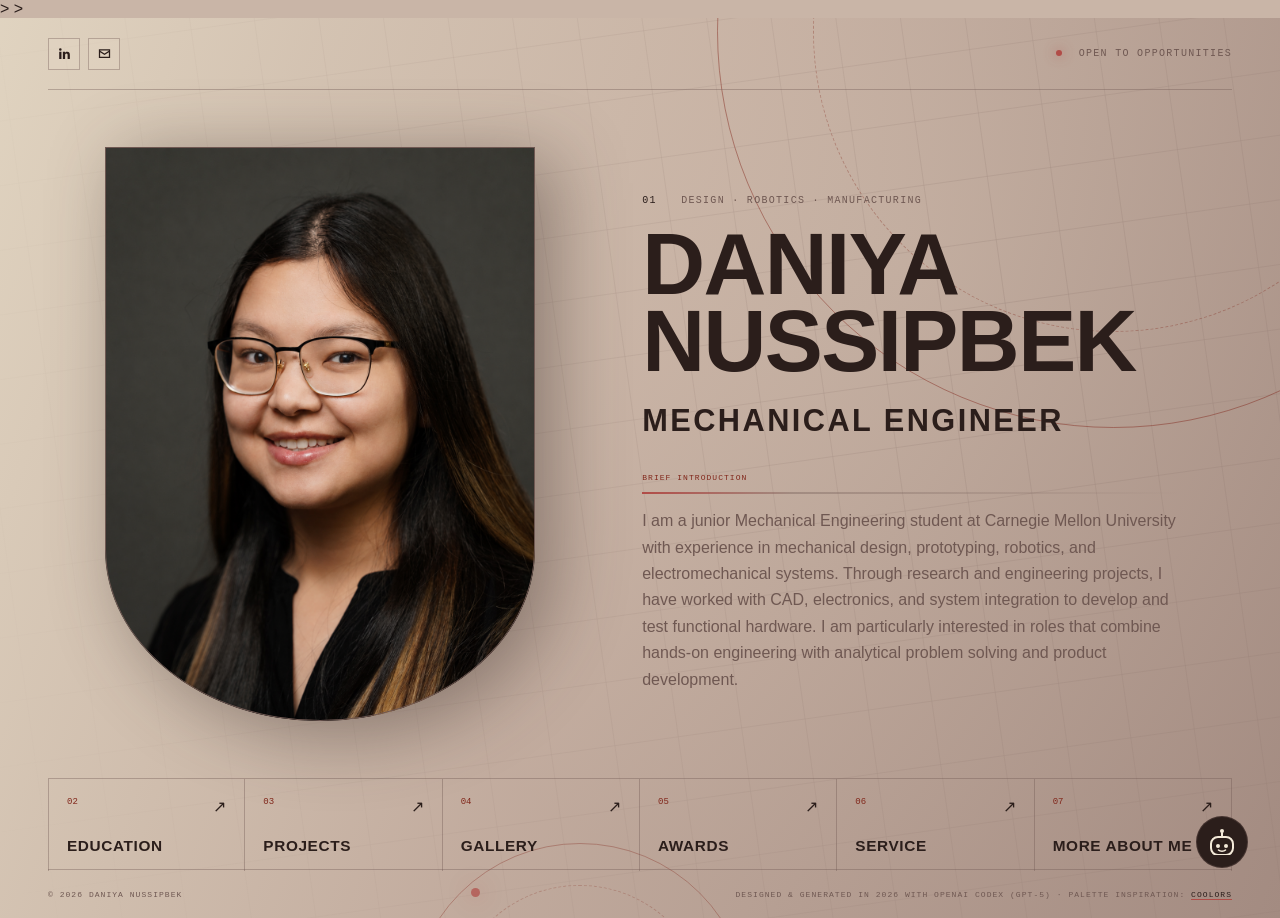
<file: index.html>
<!doctype html>
<html lang="en">
<head> <!-- behind scenes setup-->>
  <meta charset="utf-8">
  <meta name="viewport" content="width=device-width, initial-scale=1">
  <meta name="description" content="Mechanical engineering portfolio of Daniya Nussipbek.">
  <title>Daniya Nussipbek | Mechanical Engineer</title> <!-- webpage title-->>
  <style>
    :root {
      --ink: #2b1e1b;
      --muted: #6f5852;
      --dim: #81271b;
      --line: rgba(111, 88, 82, 0.38);
      --accent: #b14c47;
      --accent-deep: #81271b;
      --background: #c9b5a7;
      --frame-line: #6f5852;
    }

    * { box-sizing: border-box; }
    html { scroll-behavior: smooth; }
    body {
      margin: 0;
      overflow: hidden;
      background: var(--background);
      color: var(--ink);
      font-family: Inter, "Helvetica Neue", Arial, sans-serif;
    }
    a { color: inherit; text-decoration: none; }

    .site-shell {
      height: 100svh;
      position: relative;
      isolation: isolate;
      overflow: hidden;
      display: grid;
      grid-template-rows: 72px minmax(0, 1fr) 92px 48px;
      background:
        linear-gradient(110deg, rgba(228,216,196,.94), rgba(200,178,164,.84) 48%, rgba(163,139,129,.90)),
        radial-gradient(circle at 72% 28%, #e4d8c4, #a38b81 58%);
    }

    .ambient-grid {
      position: absolute;
      z-index: -3;
      inset: -55%;
      opacity: .38;
      background-image:
        linear-gradient(var(--line) 1px, transparent 1px),
        linear-gradient(90deg, var(--line) 1px, transparent 1px);
      background-size: 64px 64px;
      transform: rotate(-8deg);
      animation: drift-grid 24s linear infinite;
      mask-image: radial-gradient(circle at 64% 45%, black, transparent 58%);
    }

    .orbital {
      position: absolute;
      z-index: -2;
      border: 1px solid rgba(129,39,27,.46);
      border-radius: 50%;
      pointer-events: none;
    }
    .orbital::before,
    .orbital::after {
      content: "";
      position: absolute;
      border-radius: 50%;
    }
    .orbital::before {
      inset: 12%;
      border: 1px dashed rgba(129,39,27,.32);
    }
    .orbital::after {
      width: 9px;
      height: 9px;
      top: 13%;
      left: 18%;
      background: var(--accent);
      box-shadow: 0 0 24px rgba(177,76,71,.9);
    }
    .orbital-one {
      width: min(62vw, 840px);
      aspect-ratio: 1;
      right: -18vw;
      top: -30vw;
      animation: orbit 32s linear infinite;
    }
    .orbital-two {
      width: 340px;
      aspect-ratio: 1;
      left: 32%;
      bottom: -265px;
      opacity: .72;
      animation: orbit-reverse 25s linear infinite;
    }

    .topbar,
    .hero,
    .section-nav,
    .site-footer {
      width: min(1420px, calc(100% - 96px));
      margin-inline: auto;
    }

    .topbar {
      height: 72px;
      display: flex;
      align-items: center;
      justify-content: space-between;
      gap: 18px;
      border-bottom: 1px solid var(--line);
    }
    .contact-links {
      display: flex;
      align-items: center;
      gap: 8px;
    }
    .contact-link {
      display: inline-flex;
      align-items: center;
      justify-content: center;
      width: 32px;
      height: 32px;
      padding: 0;
      border: 1px solid var(--line);
      color: var(--ink);
      background: rgba(228,216,196,.28);
      transition: color .2s ease, background .2s ease, border-color .2s ease;
    }
    .contact-link svg {
      width: 15px;
      height: 15px;
      fill: currentColor;
    }
    .contact-link:hover,
    .contact-link:focus-visible {
      color: var(--cream);
      background: var(--ink);
      border-color: var(--ink);
      outline: none;
    }
    .status {
      color: var(--muted);
      font: 10px ui-monospace, SFMono-Regular, Menlo, Consolas, monospace;
      text-transform: uppercase;
      letter-spacing: .13em;
    }
    .status i {
      display: inline-block;
      width: 6px;
      height: 6px;
      margin-right: 9px;
      border-radius: 50%;
      background: var(--accent);
      box-shadow: 0 0 12px rgba(177,76,71,.8);
    }

    .hero {
      min-height: 0;
      height: 100%;
      display: grid;
      grid-template-columns: minmax(360px, .9fr) minmax(500px, 1.1fr);
      align-items: end;
      gap: clamp(50px, 8vw, 140px);
      padding: 28px 4vw;
    }

    .portrait-column {
      align-self: stretch;
      display: flex;
      align-items: center;
      justify-content: center;
    }
    .portrait-frame {
      position: relative;
      width: min(100%, 430px, calc((100svh - 268px) * .75));
      aspect-ratio: 1086 / 1448;
    }
    .portrait-cutout {
      position: absolute;
      inset: 0;
      overflow: hidden;
      border-radius: 0 0 50% 50% / 0 0 30% 30%;
      background:
        radial-gradient(ellipse at 50% 35%, #a38b81 0 20%, transparent 20.5%),
        radial-gradient(ellipse at 50% 104%, #6f5852 0 48%, transparent 48.5%);
      filter: drop-shadow(18px 12px 36px rgba(43,30,27,.40));
    }
    .portrait-cutout::after {
      content: "";
      position: absolute;
      z-index: 3;
      inset: 0;
      pointer-events: none;
      border: 1px solid var(--frame-line);
      border-radius: inherit;
    }
    .portrait-cutout img {
      position: absolute;
      z-index: 2;
      inset: 0;
      width: 100%;
      height: 100%;
      object-fit: contain;
      object-position: center top;
    }
    .portrait-placeholder {
      position: absolute;
      z-index: 1;
      left: 50%;
      top: 50%;
      width: 210px;
      transform: translate(-50%, -30%);
      text-align: center;
      color: #e4d8c4;
    }
    .portrait-placeholder strong {
      display: block;
      margin: 12px 0 9px;
      font-family: "Arial Narrow", "Roboto Condensed", Arial, sans-serif;
      font-size: 25px;
      line-height: .95;
      text-transform: uppercase;
    }
    .portrait-placeholder small { font-size: 10px; color: #e4d8c4; opacity: .76; }
    .placeholder-code,
    .eyebrow,
    .intro-label,
    .site-footer {
      font-family: ui-monospace, SFMono-Regular, Menlo, Consolas, monospace;
      text-transform: uppercase;
      letter-spacing: .13em;
    }
    .placeholder-code { color: #e4d8c4; font-size: 9px; }
    .hero-copy { align-self: center; padding-top: 20px; }
    .eyebrow { margin: 0 0 20px; color: var(--muted); font-size: 10px; }
    .eyebrow span { color: var(--ink); margin-right: 17px; }
    h1 {
      margin: 0;
      font-family: "Arial Narrow", "Roboto Condensed", Impact, sans-serif;
      font-size: clamp(66px, 6.8vw, 108px);
      font-weight: 700;
      line-height: .88;
      letter-spacing: -.018em;
      text-transform: uppercase;
    }
    .role {
      margin: 24px 0 0;
      color: var(--ink);
      font-family: "Arial Narrow", "Roboto Condensed", Arial, sans-serif;
      font-size: clamp(24px, 2.4vw, 38px);
      font-weight: 600;
      letter-spacing: .08em;
      text-transform: uppercase;
    }
    .intro-block { margin-top: 34px; max-width: 600px; }
    .intro-label { display: block; margin-bottom: 10px; color: var(--dim); font-size: 8px; }
    .intro-line { height: 2px; background: linear-gradient(90deg, var(--accent), var(--line) 28%, transparent); }
    .intro-placeholder {
      margin: 14px 0 0;
      color: var(--muted);
      font-family: "Avenir Next", Avenir, "Helvetica Neue", Arial, sans-serif;
      font-size: 16px;
      font-weight: 500;
      line-height: 1.65;
      letter-spacing: 0;
    }

    .section-nav {
      display: grid;
      grid-template-columns: repeat(6, 1fr);
      border-top: 1px solid var(--line);
      border-bottom: 1px solid var(--line);
    }
    .section-link {
      min-height: 0;
      height: 92px;
      padding: 18px 18px 16px;
      display: grid;
      grid-template-columns: 1fr auto;
      grid-template-rows: auto 1fr;
      border-right: 1px solid var(--line);
      transition: background .25s ease, color .25s ease;
    }
    .section-link:first-child { border-left: 1px solid var(--line); }
    .section-link:hover,
    .section-link:focus-visible {
      background: var(--ink);
      color: #e4d8c4;
      outline: none;
    }
    .section-link:hover .section-index,
    .section-link:focus-visible .section-index { color: #e4d8c4; }
    .section-index { color: var(--dim); font: 9px ui-monospace, SFMono-Regular, Menlo, monospace; }
    .section-arrow { font-size: 16px; }
    .section-label {
      align-self: end;
      font-family: "Arial Narrow", "Roboto Condensed", Arial, sans-serif;
      font-size: clamp(14px, 1.2vw, 18px);
      font-weight: 700;
      text-transform: uppercase;
      letter-spacing: .04em;
    }

    .site-footer {
      min-height: 0;
      height: 48px;
      display: flex;
      align-items: center;
      justify-content: space-between;
      gap: 24px;
      color: var(--muted);
      font-size: 8px;
    }
    .site-footer a { color: var(--ink); border-bottom: 1px solid var(--accent); }

    @keyframes drift-grid { to { transform: rotate(-8deg) translate3d(64px,64px,0); } }
    @keyframes orbit { to { transform: rotate(360deg); } }
    @keyframes orbit-reverse { to { transform: rotate(-360deg); } }

    @media (min-width: 701px) and (max-height: 760px) {
      body {
        overflow-x: hidden;
        overflow-y: auto;
      }
      .site-shell {
        height: auto;
        min-height: 100svh;
        grid-template-rows: 72px auto 92px 48px;
      }
      .hero {
        height: auto;
        min-height: 560px;
      }
      .portrait-frame {
        width: min(100%, 430px);
      }
    }

    @media (max-width: 1020px) {
      .topbar, .hero, .section-nav, .site-footer { width: min(100% - 48px, 900px); }
      .hero { grid-template-columns: .85fr 1.15fr; gap: 36px; padding-inline: 0; }
      h1 { font-size: clamp(54px, 7.7vw, 78px); }
    }

    @media (max-width: 700px) {
      body { overflow: auto; }
      .site-shell { height: auto; min-height: 100svh; display: block; }
      .topbar, .hero, .section-nav, .site-footer { width: calc(100% - 36px); }
      .topbar { height: 76px; }
      .contact-link { width: 30px; height: 30px; }
      .status { font-size: 8px; letter-spacing: .08em; }
      .hero { min-height: 0; grid-template-columns: 1fr; gap: 38px; padding: 42px 0 46px; }
      .hero-copy { grid-row: 1; }
      h1 { font-size: clamp(52px, 16.5vw, 80px); }
      .role { margin-top: 22px; }
      .intro-block { margin-top: 30px; }
      .portrait-column { grid-row: 2; }
      .portrait-frame { width: min(100%, 430px); margin-inline: auto; }
      .section-nav { grid-template-columns: repeat(2, 1fr); }
      .section-link { min-height: 106px; height: auto; }
      .section-link:nth-child(3) { border-right: 1px solid var(--line); }
      .section-link:nth-child(even) { border-right: 0; }
      .site-footer { padding: 24px 0; flex-direction: column; align-items: flex-start; }
    }

    @media (prefers-reduced-motion: reduce) {
      .ambient-grid, .orbital { animation: none; }
      html { scroll-behavior: auto; }
    }
  </style>
  <link rel="stylesheet" href="chatbot.css?v=6">
</head>
<body>
  <main class="site-shell">
    <div class="ambient-grid" aria-hidden="true"></div>
    <div class="orbital orbital-one" aria-hidden="true"></div>
    <div class="orbital orbital-two" aria-hidden="true"></div>

    <header class="topbar">
      <nav class="contact-links" aria-label="Contact links">
        <a class="contact-link" href="https://www.linkedin.com/in/ns-daniya/" target="_blank" rel="noreferrer" aria-label="LinkedIn profile" title="LinkedIn">
          <svg viewBox="0 0 24 24" aria-hidden="true"><path d="M5.34 3.6a2.07 2.07 0 1 1 0 4.14 2.07 2.07 0 0 1 0-4.14ZM3.55 9.31h3.58V20.8H3.55V9.31Zm5.82 0h3.43v1.57h.05c.48-.91 1.65-1.87 3.4-1.87 3.63 0 4.3 2.39 4.3 5.5v6.29h-3.57v-5.57c0-1.33-.03-3.04-1.86-3.04-1.86 0-2.14 1.45-2.14 2.94v5.67H9.37V9.31Z"/></svg>
        </a>
        <a class="contact-link" href="mailto:ns.daniya@gmail.com" aria-label="Email ns.daniya@gmail.com" title="Email">
          <svg viewBox="0 0 24 24" aria-hidden="true"><path d="M3 5h18v14H3V5Zm2 2v.48l7 4.5 7-4.5V7H5Zm14 10V9.85l-7 4.5-7-4.5V17h14Z"/></svg>
        </a>
      </nav>
      <span class="status"><i></i> Open to opportunities</span>
    </header>

    <section class="hero" aria-labelledby="hero-title">
      <div class="portrait-column">
        <div class="portrait-frame">
          <div class="portrait-cutout">
            <div class="portrait-placeholder">
              <span class="placeholder-code">IMG_01</span>
              <strong>Your cut-out<br>headshot</strong>
              <small>Save your image as Headshot.png</small>
            </div>
            <img src="images/Headshot.png" alt="Portrait of Daniya Nussipbek" onerror="this.style.display='none'">
          </div>
        </div>
      </div>

      <div class="hero-copy">
        <p class="eyebrow"><span>01</span> Design · Robotics · Manufacturing</p>
        <h1 id="hero-title">Daniya<br>Nussipbek</h1>
        <p class="role">Mechanical Engineer</p>
        <div class="intro-block">
          <span class="intro-label">Brief introduction</span>
          <div class="intro-line" aria-hidden="true"></div>
          <p class="intro-placeholder">I am a junior Mechanical Engineering student at Carnegie Mellon University with experience in mechanical design, prototyping, robotics, and electromechanical systems. Through research and engineering projects, I have worked with CAD, electronics, and system integration to develop and test functional hardware. I am particularly interested in roles that combine hands-on engineering with analytical problem solving and product development.</p>
        </div>
      </div>
    </section>

    <nav class="section-nav" aria-label="Portfolio sections">
      <a class="section-link" href="education.html"><span class="section-index">02</span><span class="section-arrow" aria-hidden="true">↗</span><span class="section-label">Education</span></a>
      <a class="section-link" href="projects.html"><span class="section-index">03</span><span class="section-arrow" aria-hidden="true">↗</span><span class="section-label">Projects</span></a>
      <a class="section-link" href="gallery.html"><span class="section-index">04</span><span class="section-arrow" aria-hidden="true">↗</span><span class="section-label">Gallery</span></a>
      <a class="section-link" href="awards.html"><span class="section-index">05</span><span class="section-arrow" aria-hidden="true">↗</span><span class="section-label">Awards</span></a>
      <a class="section-link" href="service.html"><span class="section-index">06</span><span class="section-arrow" aria-hidden="true">↗</span><span class="section-label">Service</span></a>
      <a class="section-link" href="more-about-me.html"><span class="section-index">07</span><span class="section-arrow" aria-hidden="true">↗</span><span class="section-label">More About Me</span></a>
    </nav>

    <footer class="site-footer">
      <span>© 2026 Daniya Nussipbek</span>
      <span>Designed &amp; generated in 2026 with OpenAI Codex (GPT-5) · Palette inspiration: <a href="https://coolors.co/" target="_blank" rel="noreferrer">Coolors</a></span>
    </footer>
  </main>
  <script src="chatbot.js?v=6" defer></script>
</body>
</html>
</file>
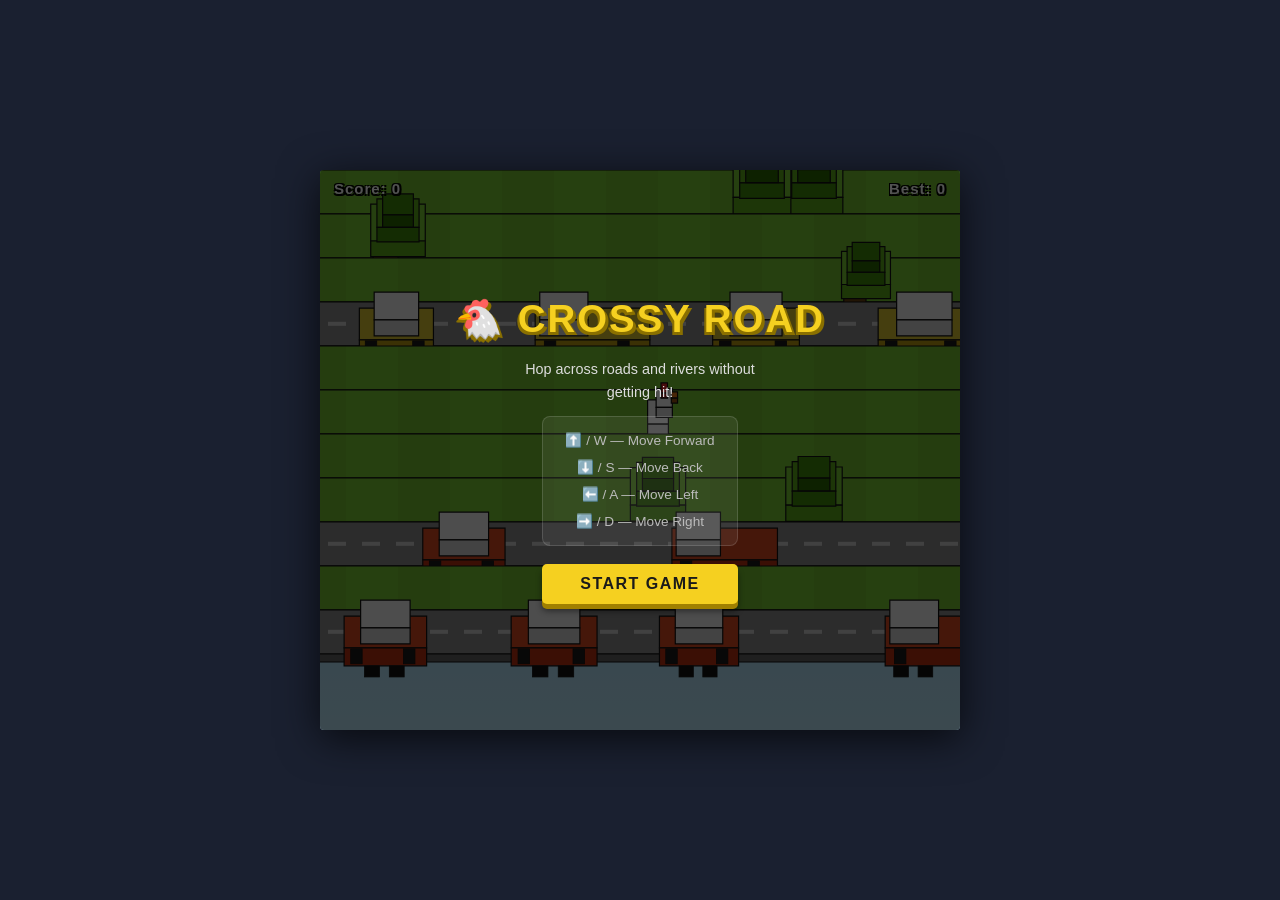
<file: crossy-road/index.html>
<!DOCTYPE html>
<html lang="en">
<head>
  <meta charset="UTF-8" />
  <meta name="viewport" content="width=device-width, initial-scale=1.0" />
  <title>Crossy Road</title>
  <link rel="stylesheet" href="style.css" />
</head>
<body>
  <div id="game-wrapper">
    <canvas id="gameCanvas"></canvas>

    <!-- Start Screen -->
    <div id="start-screen" class="overlay">
      <h1>🐔 Crossy Road</h1>
      <p>Hop across roads and rivers without getting hit!</p>
      <div class="controls-info">
        <div>⬆️ / W — Move Forward</div>
        <div>⬇️ / S — Move Back</div>
        <div>⬅️ / A — Move Left</div>
        <div>➡️ / D — Move Right</div>
      </div>
      <button id="startBtn">Start Game</button>
    </div>

    <!-- Game Over Screen -->
    <div id="gameover-screen" class="overlay hidden">
      <h1>Game Over</h1>
      <p id="final-score">Score: 0</p>
      <p id="high-score-display">Best: 0</p>
      <button id="restartBtn">Play Again</button>
    </div>

    <!-- HUD -->
    <div id="hud">
      <span id="score-display">Score: 0</span>
      <span id="best-display">Best: 0</span>
    </div>
  </div>

  <script src="game.js"></script>
</body>
</html>
</file>
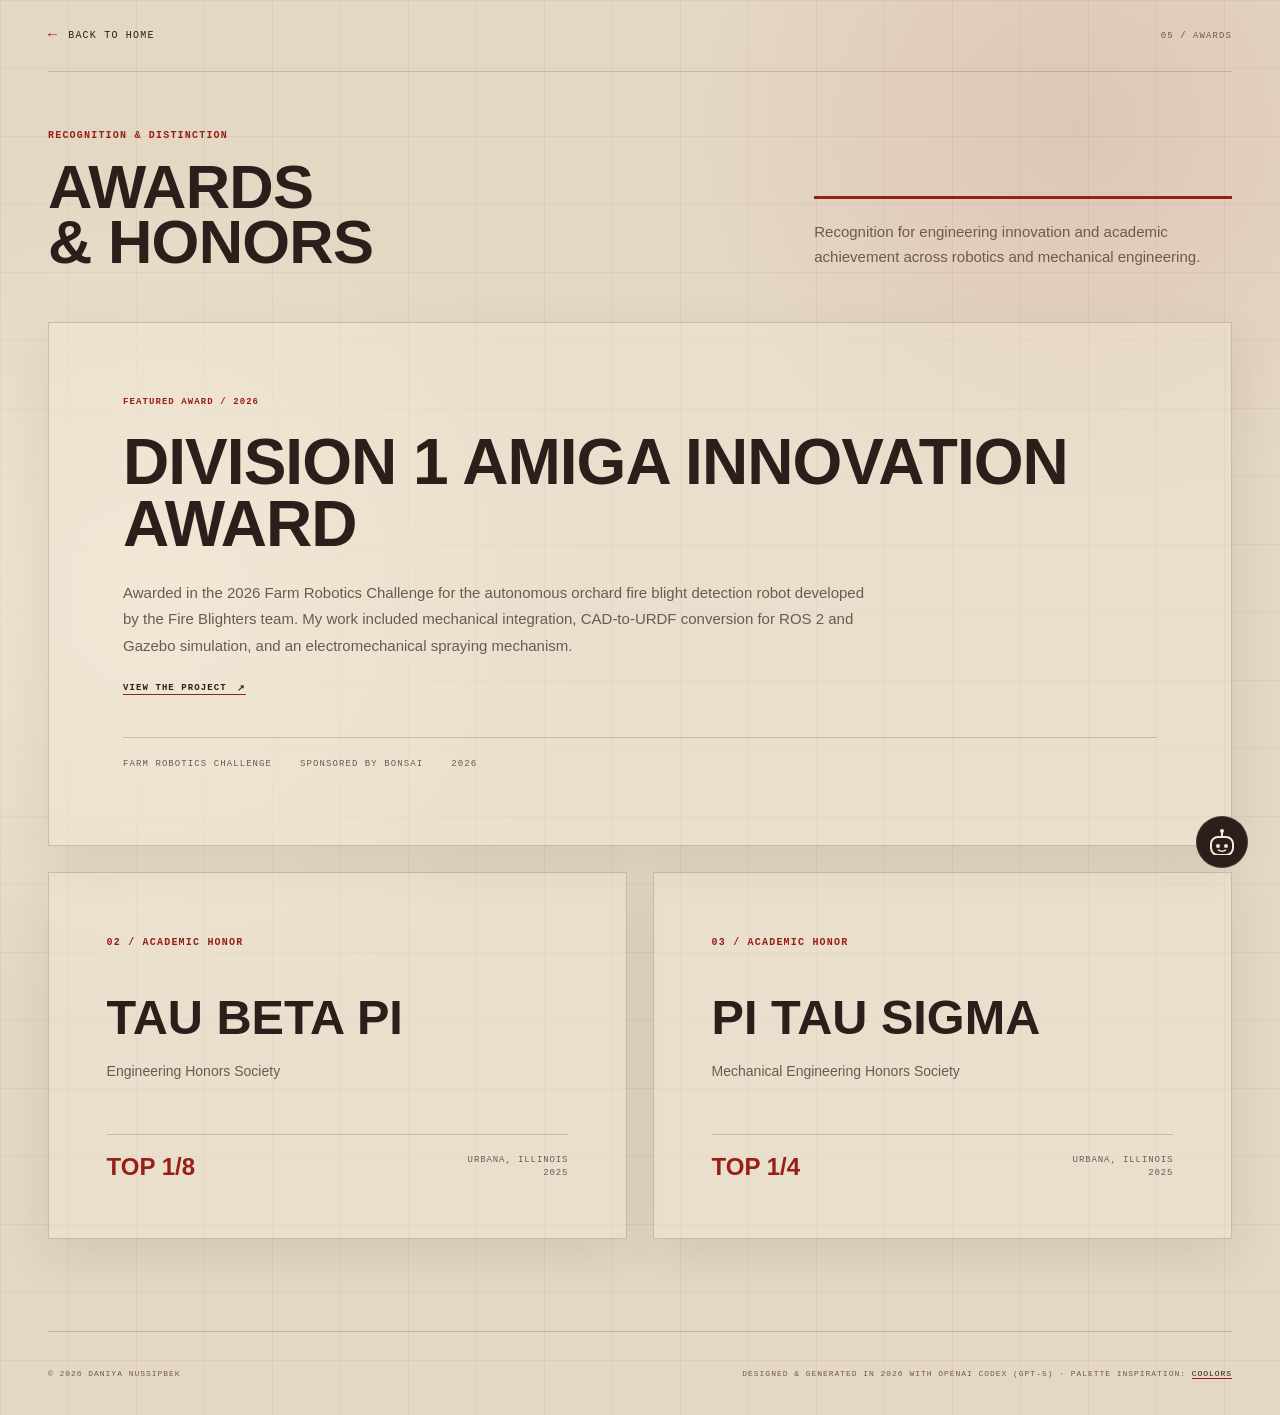
<file: awards.html>
<!doctype html>
<html lang="en">
<head>
  <meta charset="utf-8">
  <meta name="viewport" content="width=device-width, initial-scale=1">
  <meta name="description" content="Awards and engineering honors earned by Daniya Nussipbek.">
  <title>Awards &amp; Honors | Daniya Nussipbek</title>
  <style>
    :root {
      --background: #e4d8c4;
      --surface: #d6c1ae;
      --cream: #f4ead9;
      --ink: #2b1e1b;
      --muted: #6f5852;
      --deep-red: #971f16;
      --accent: #b14c47;
      --line: rgba(111, 88, 82, .27);
    }

    * { box-sizing: border-box; }
    html { scroll-behavior: smooth; }
    body {
      margin: 0;
      overflow-x: hidden;
      color: var(--ink);
      background:
        radial-gradient(circle at 84% 9%, rgba(177,76,71,.13), transparent 23%),
        radial-gradient(circle at 12% 42%, rgba(244,234,217,.72), transparent 31%),
        linear-gradient(rgba(111,88,82,.075) 1px, transparent 1px),
        linear-gradient(90deg, rgba(111,88,82,.075) 1px, transparent 1px),
        var(--background);
      background-size: auto, auto, 68px 68px, 68px 68px, auto;
      font-family: Inter, "Helvetica Neue", Arial, sans-serif;
    }
    a { color: inherit; text-decoration: none; }

    .page-shell {
      width: min(1420px, calc(100% - 96px));
      margin-inline: auto;
    }
    .mono,
    .back-link,
    .page-code,
    .eyebrow,
    .award-index,
    .award-meta,
    .award-label,
    .footer {
      font-family: ui-monospace, SFMono-Regular, Menlo, Consolas, monospace;
      text-transform: uppercase;
      letter-spacing: .12em;
    }

    .topbar {
      min-height: 72px;
      display: flex;
      align-items: center;
      justify-content: space-between;
      gap: 24px;
      border-bottom: 1px solid var(--line);
    }
    .back-link {
      display: inline-flex;
      align-items: center;
      gap: 10px;
      font-size: 10px;
    }
    .back-link::before { content: "←"; color: var(--deep-red); font-size: 15px; }
    .page-code { color: var(--muted); font-size: 9px; }

    .page-header {
      display: grid;
      grid-template-columns: minmax(0, 1.25fr) minmax(280px, .75fr);
      gap: 70px;
      align-items: end;
      padding: 58px 0 52px;
    }
    .eyebrow {
      margin: 0 0 18px;
      color: var(--deep-red);
      font-size: 10px;
      font-weight: 700;
    }
    h1 {
      margin: 0;
      font-family: "Arial Narrow", "Roboto Condensed", Impact, sans-serif;
      font-size: clamp(42px, 4.8vw, 64px);
      line-height: .9;
      letter-spacing: -.012em;
      text-transform: uppercase;
    }
    .header-copy {
      margin: 0;
      padding-top: 20px;
      border-top: 3px solid var(--deep-red);
      color: var(--muted);
      font-size: 15px;
      line-height: 1.7;
    }

    .awards-list {
      display: grid;
      gap: 26px;
      padding-bottom: 92px;
    }
    .award-card {
      position: relative;
      overflow: hidden;
      border: 1px solid var(--line);
      background: rgba(244,234,217,.35);
      box-shadow: 0 18px 46px rgba(43,30,27,.09);
    }
    .award-card.featured {
      min-height: 380px;
      color: var(--ink);
      background: rgba(244,234,217,.35);
      border-color: var(--line);
    }
    .feature-content {
      display: flex;
      flex-direction: column;
      justify-content: space-between;
      gap: 42px;
      min-height: 380px;
      padding: clamp(40px, 6vw, 74px);
    }
    .award-label {
      display: block;
      margin-bottom: 24px;
      color: var(--deep-red);
      font-size: 9px;
      font-weight: 700;
    }
    .award-title {
      margin: 0;
      font-family: "Arial Narrow", "Roboto Condensed", Arial, sans-serif;
      font-size: clamp(38px, 5vw, 72px);
      font-weight: 700;
      line-height: .98;
      letter-spacing: -.015em;
      text-transform: uppercase;
    }
    .award-description {
      max-width: 760px;
      margin: 24px 0 0;
      color: var(--muted);
      font-size: 15px;
      line-height: 1.75;
    }
    .award-meta {
      display: flex;
      flex-wrap: wrap;
      gap: 14px 28px;
      padding-top: 20px;
      border-top: 1px solid var(--line);
      color: var(--muted);
      font-size: 9px;
      line-height: 1.5;
    }
    .project-link {
      display: inline-flex;
      align-items: center;
      gap: 10px;
      width: fit-content;
      margin-top: 24px;
      color: var(--ink);
      border-bottom: 1px solid var(--deep-red);
      font: 700 9px ui-monospace, SFMono-Regular, Menlo, Consolas, monospace;
      text-transform: uppercase;
      letter-spacing: .12em;
    }

    .honors-grid {
      display: grid;
      grid-template-columns: repeat(2, minmax(0, 1fr));
      gap: 26px;
    }
    .honor-card {
      min-height: 340px;
      display: flex;
      flex-direction: column;
      justify-content: space-between;
      padding: clamp(32px, 4.5vw, 58px);
    }
    .award-index {
      color: var(--deep-red);
      font-size: 10px;
      font-weight: 700;
    }
    .honor-title {
      max-width: 540px;
      margin: 44px 0 18px;
      font-family: "Arial Narrow", "Roboto Condensed", Arial, sans-serif;
      font-size: clamp(30px, 3.8vw, 50px);
      line-height: 1.02;
      text-transform: uppercase;
    }
    .honor-type {
      margin: 0;
      color: var(--muted);
      font-size: 14px;
      line-height: 1.65;
    }
    .honor-footer {
      display: flex;
      align-items: flex-end;
      justify-content: space-between;
      gap: 24px;
      margin-top: 50px;
      padding-top: 18px;
      border-top: 1px solid var(--line);
    }
    .ranking {
      color: var(--deep-red);
      font-family: "Arial Narrow", "Roboto Condensed", Arial, sans-serif;
      font-size: 24px;
      font-weight: 700;
      text-transform: uppercase;
    }
    .honor-location {
      color: var(--muted);
      font: 9px/1.5 ui-monospace, SFMono-Regular, Menlo, Consolas, monospace;
      text-align: right;
      text-transform: uppercase;
      letter-spacing: .1em;
    }

    .footer {
      min-height: 84px;
      display: flex;
      align-items: center;
      justify-content: space-between;
      gap: 24px;
      border-top: 1px solid var(--line);
      color: var(--muted);
      font-size: 8px;
    }
    .footer a { color: var(--ink); border-bottom: 1px solid var(--deep-red); }

    @media (max-width: 920px) {
      .page-shell { width: min(100% - 48px, 860px); }
      .page-header { grid-template-columns: 1fr; gap: 34px; }
      .header-copy { max-width: 620px; }
      .honors-grid { grid-template-columns: 1fr; }
    }

    @media (max-width: 600px) {
      .page-shell { width: calc(100% - 36px); }
      .topbar { min-height: 68px; }
      .page-header { padding: 54px 0 42px; }
      h1 { font-size: clamp(40px, 12vw, 56px); }
      .feature-content { padding: 34px 26px; }
      .award-title { font-size: 38px; }
      .honor-card { min-height: 300px; padding: 30px 24px; }
      .honor-footer { align-items: flex-start; flex-direction: column; }
      .honor-location { text-align: left; }
      .footer { padding: 24px 0; flex-direction: column; align-items: flex-start; }
    }
  </style>
  <link rel="stylesheet" href="chatbot.css?v=6">
</head>
<body>
  <main class="page-shell">
    <header class="topbar">
      <a class="back-link" href="index.html">Back to home</a>
      <span class="page-code">05 / Awards</span>
    </header>

    <section class="page-header" aria-labelledby="awards-title">
      <div>
        <p class="eyebrow">Recognition &amp; distinction</p>
        <h1 id="awards-title">Awards<br>&amp; Honors</h1>
      </div>
      <p class="header-copy">Recognition for engineering innovation and academic achievement across robotics and mechanical engineering.</p>
    </section>

    <section class="awards-list" aria-label="Awards and honors">
      <article class="award-card featured">
        <div class="feature-content">
          <div>
            <span class="award-label">Featured Award / 2026</span>
            <h2 class="award-title">Division 1 AMIGA Innovation Award</h2>
            <p class="award-description">Awarded in the 2026 Farm Robotics Challenge for the autonomous orchard fire blight detection robot developed by the Fire Blighters team. My work included mechanical integration, CAD-to-URDF conversion for ROS 2 and Gazebo simulation, and an electromechanical spraying mechanism.</p>
            <a class="project-link" href="projects.html">View the project <span aria-hidden="true">↗</span></a>
          </div>
          <div class="award-meta">
            <span>Farm Robotics Challenge</span>
            <span>Sponsored by Bonsai</span>
            <span>2026</span>
          </div>
        </div>
      </article>

      <div class="honors-grid">
        <article class="award-card honor-card">
          <div>
            <span class="award-index">02 / Academic Honor</span>
            <h2 class="honor-title">Tau Beta Pi</h2>
            <p class="honor-type">Engineering Honors Society</p>
          </div>
          <div class="honor-footer">
            <span class="ranking">Top 1/8</span>
            <span class="honor-location">Urbana, Illinois<br>2025</span>
          </div>
        </article>

        <article class="award-card honor-card">
          <div>
            <span class="award-index">03 / Academic Honor</span>
            <h2 class="honor-title">Pi Tau Sigma</h2>
            <p class="honor-type">Mechanical Engineering Honors Society</p>
          </div>
          <div class="honor-footer">
            <span class="ranking">Top 1/4</span>
            <span class="honor-location">Urbana, Illinois<br>2025</span>
          </div>
        </article>
      </div>
    </section>

    <footer class="footer">
      <span>© 2026 Daniya Nussipbek</span>
      <span>Designed &amp; generated in 2026 with OpenAI Codex (GPT-5) · Palette inspiration: <a href="https://coolors.co/" target="_blank" rel="noreferrer">Coolors</a></span>
    </footer>
  </main>
  <script src="chatbot.js?v=6" defer></script>
</body>
</html>
</file>
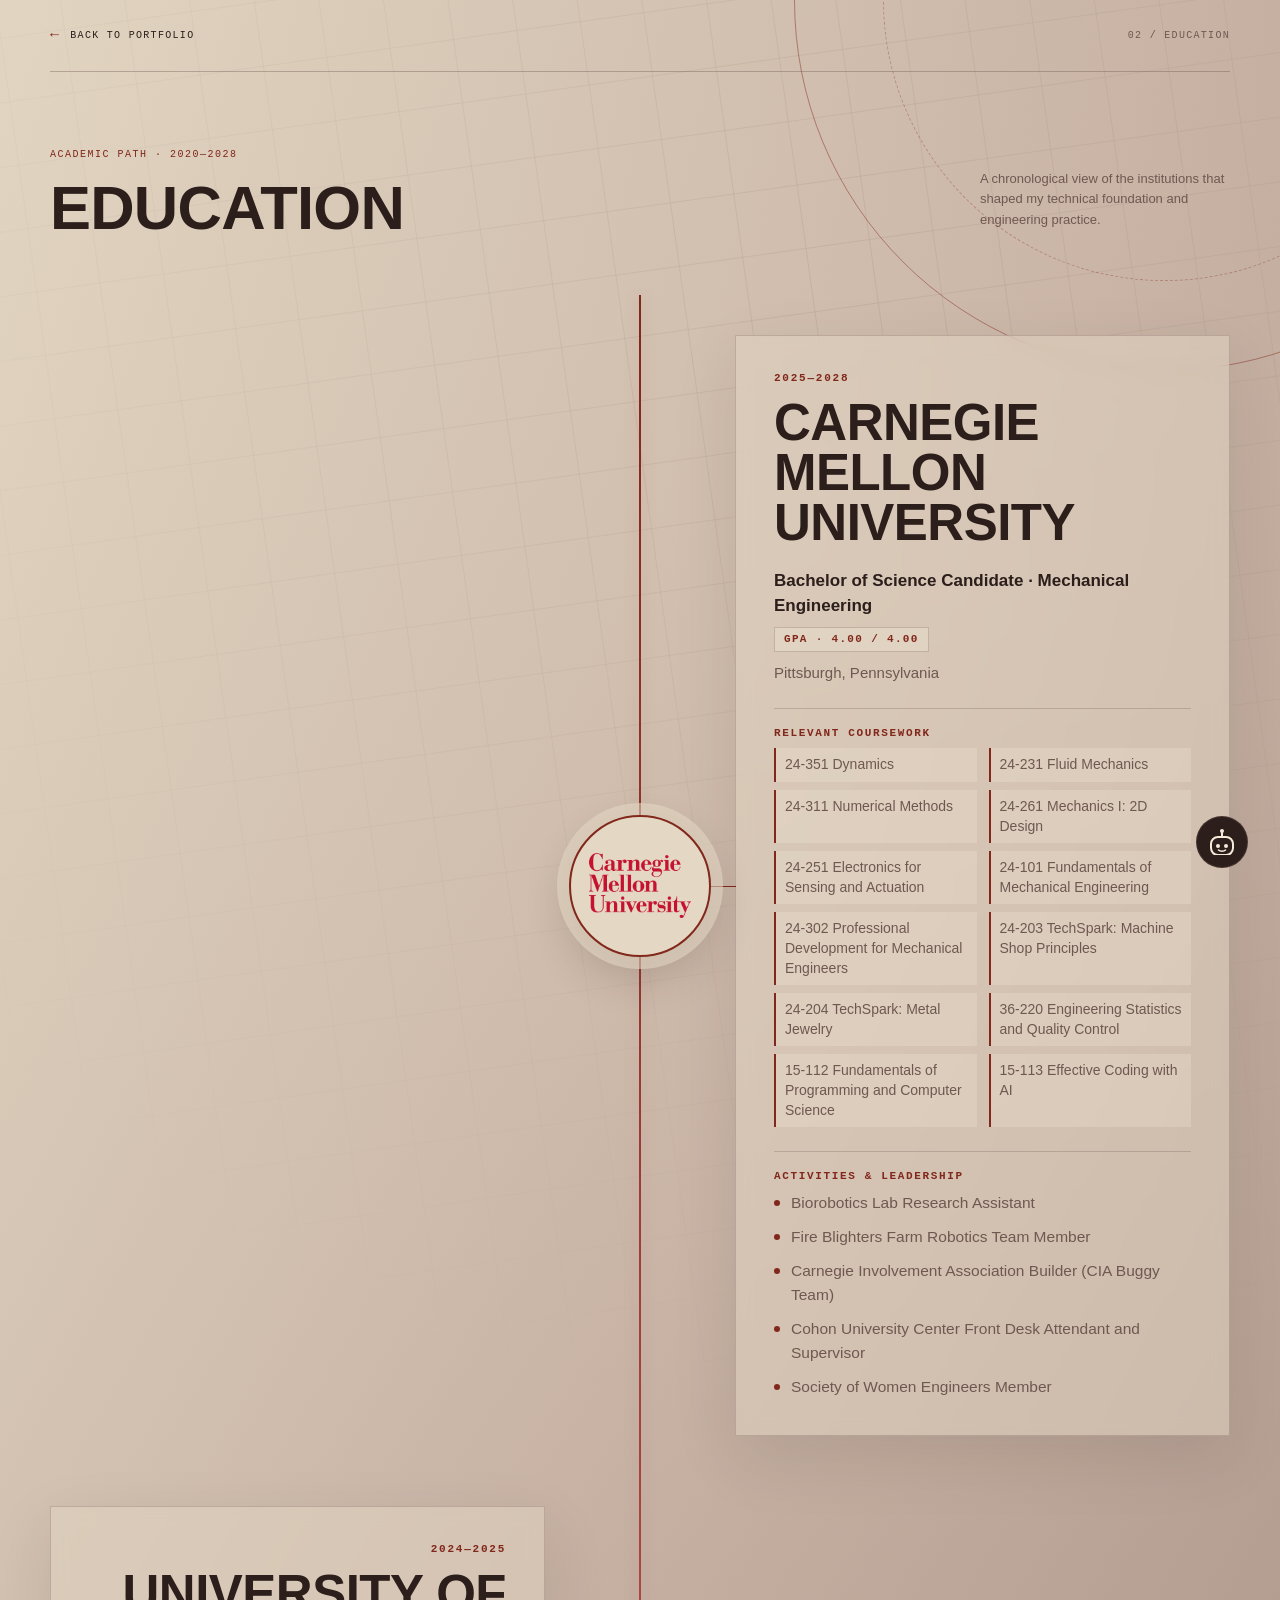
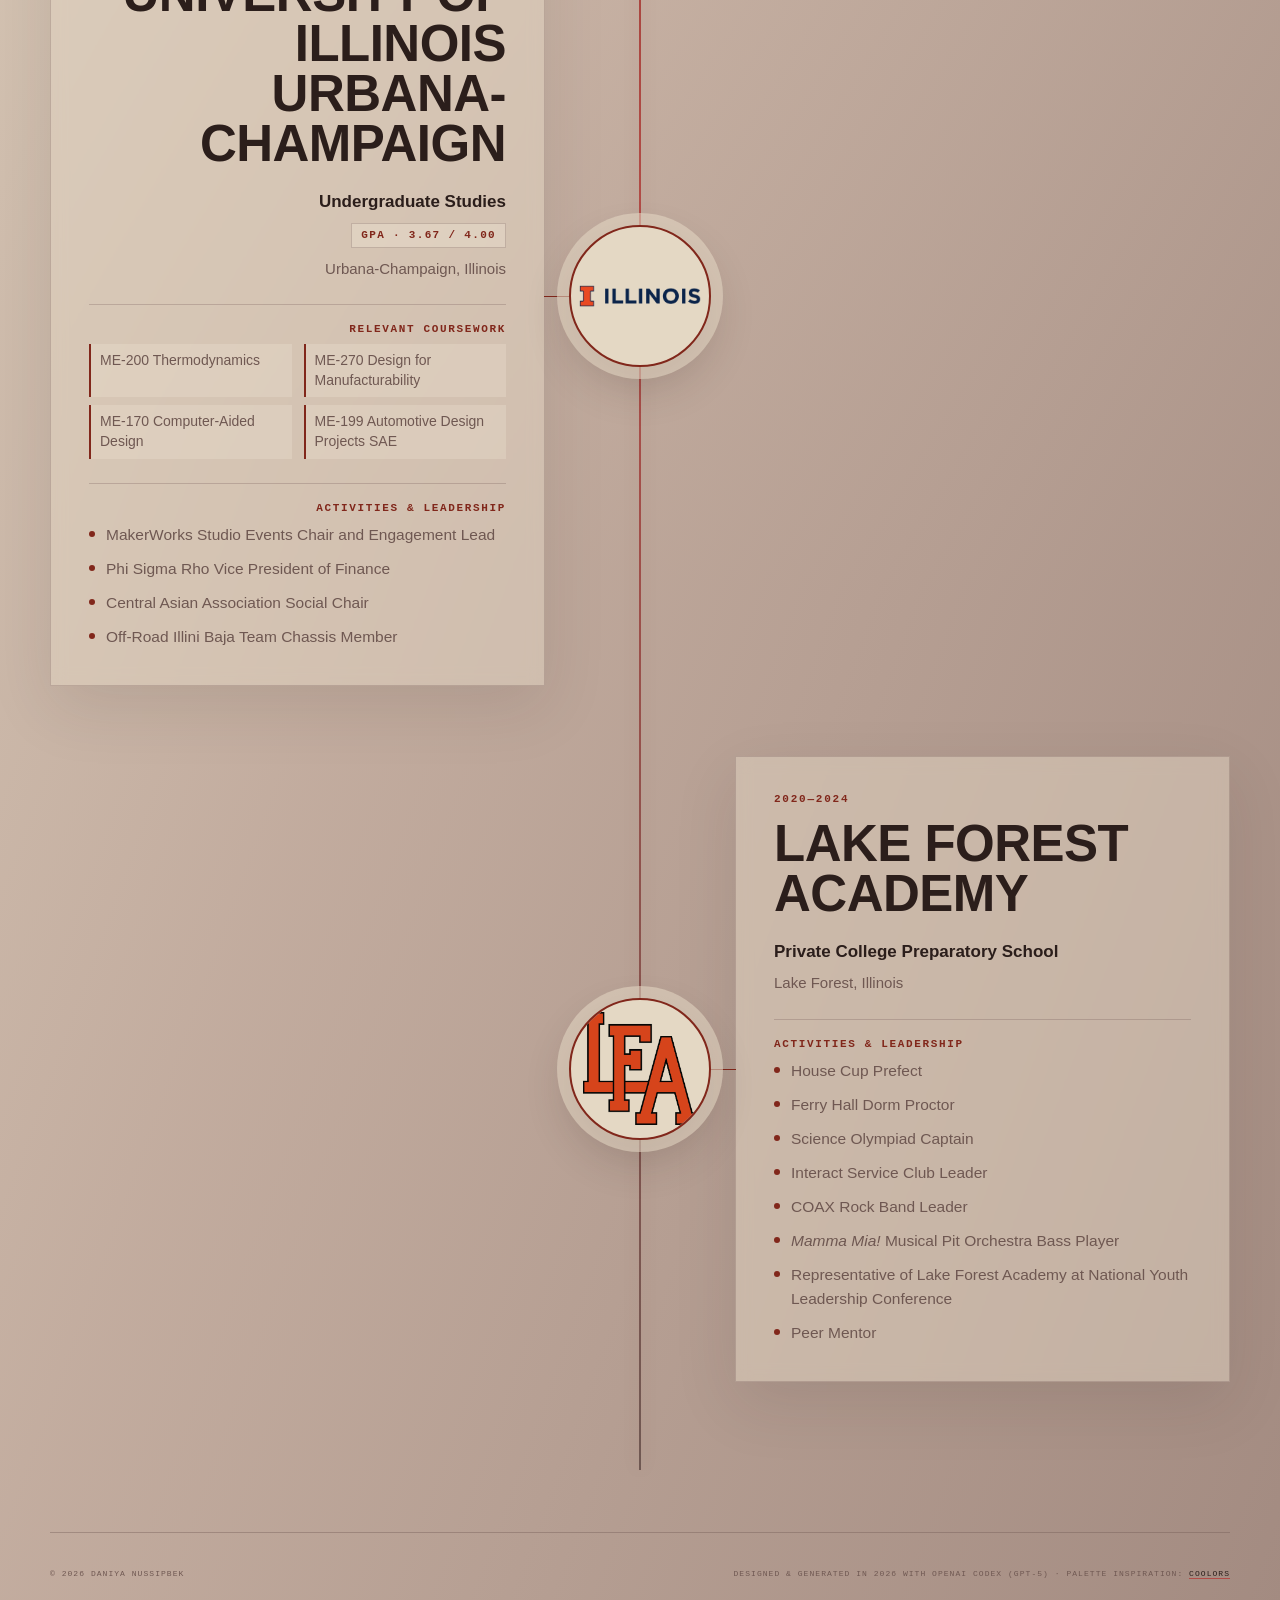
<file: education.html>
<!doctype html>
<html lang="en">
<head>
  <meta charset="utf-8">
  <meta name="viewport" content="width=device-width, initial-scale=1">
  <meta name="description" content="Education timeline of Daniya Nussipbek.">
  <title>Education | Daniya Nussipbek</title>
  <style>
    :root {
      --ink: #2b1e1b;
      --muted: #6f5852;
      --dim: #81271b;
      --cream: #e4d8c4;
      --taupe: #a38b81;
      --red: #b14c47;
      --deep-red: #81271b;
      --line: rgba(111, 88, 82, .38);
      --paper: #c9b5a7;
    }

    * { box-sizing: border-box; }
    html { scroll-behavior: smooth; }
    body {
      margin: 0;
      color: var(--ink);
      background: var(--paper);
      font-family: "Avenir Next", Avenir, "Helvetica Neue", Arial, sans-serif;
    }
    a { color: inherit; text-decoration: none; }

    .page {
      position: relative;
      isolation: isolate;
      min-height: 100svh;
      overflow: hidden;
      background:
        linear-gradient(110deg, rgba(228,216,196,.94), rgba(200,178,164,.84) 48%, rgba(163,139,129,.90)),
        radial-gradient(circle at 72% 18%, var(--cream), var(--taupe) 58%);
    }

    .grid {
      position: fixed;
      z-index: -3;
      inset: -55%;
      opacity: .30;
      pointer-events: none;
      background-image:
        linear-gradient(var(--line) 1px, transparent 1px),
        linear-gradient(90deg, var(--line) 1px, transparent 1px);
      background-size: 64px 64px;
      transform: rotate(-8deg);
      animation: drift 24s linear infinite;
      mask-image: radial-gradient(circle at 58% 42%, black, transparent 62%);
    }

    .orbital {
      position: fixed;
      z-index: -2;
      width: min(58vw, 760px);
      aspect-ratio: 1;
      right: -20vw;
      top: -29vw;
      border: 1px solid rgba(129,39,27,.46);
      border-radius: 50%;
      pointer-events: none;
      animation: orbit 34s linear infinite;
    }
    .orbital::before {
      content: "";
      position: absolute;
      inset: 12%;
      border: 1px dashed rgba(129,39,27,.32);
      border-radius: 50%;
    }

    .topbar,
    .page-header,
    .timeline,
    .footer {
      width: min(1180px, calc(100% - 72px));
      margin-inline: auto;
    }

    .topbar {
      height: 72px;
      display: flex;
      align-items: center;
      justify-content: space-between;
      border-bottom: 1px solid var(--line);
      font: 10px ui-monospace, SFMono-Regular, Menlo, Consolas, monospace;
      text-transform: uppercase;
      letter-spacing: .13em;
    }
    .back-link { display: inline-flex; align-items: center; gap: 10px; }
    .back-link::before { content: "←"; color: var(--deep-red); font-size: 15px; }
    .page-code { color: var(--muted); }

    .page-header {
      padding: clamp(52px, 6vw, 78px) 0 60px;
      display: grid;
      grid-template-columns: 1fr auto;
      gap: 40px;
      align-items: end;
    }
    .kicker {
      margin: 0 0 20px;
      color: var(--deep-red);
      font: 10px ui-monospace, SFMono-Regular, Menlo, Consolas, monospace;
      text-transform: uppercase;
      letter-spacing: .15em;
    }
    h1 {
      margin: 0;
      font-family: "Arial Narrow", "Roboto Condensed", Impact, sans-serif;
      font-size: clamp(42px, 4.8vw, 64px);
      line-height: .9;
      letter-spacing: -.012em;
      text-transform: uppercase;
    }
    .header-note {
      max-width: 250px;
      margin: 0 0 4px;
      color: var(--muted);
      font-size: 13px;
      line-height: 1.6;
    }

    .timeline {
      position: relative;
      padding: 40px 0 150px;
    }
    .timeline::before {
      content: "";
      position: absolute;
      top: 0;
      bottom: 62px;
      left: 50%;
      width: 2px;
      transform: translateX(-50%);
      background: linear-gradient(var(--deep-red), var(--red) 55%, var(--muted));
      box-shadow: 0 0 18px rgba(129,39,27,.18);
    }

    .entry {
      position: relative;
      min-height: 455px;
      display: grid;
      grid-template-columns: 1fr 190px 1fr;
      align-items: center;
    }
    .entry + .entry { margin-top: 70px; }
    .entry-card {
      position: relative;
      padding: 36px 38px;
      border: 1px solid rgba(111,88,82,.28);
      background: rgba(228,216,196,.48);
      box-shadow: 0 22px 60px rgba(43,30,27,.10);
      backdrop-filter: blur(8px);
    }
    .entry:nth-child(odd) .entry-card { grid-column: 3; }
    .entry:nth-child(even) .entry-card { grid-column: 1; text-align: right; }
    .entry-card::before {
      content: "";
      position: absolute;
      top: 50%;
      width: 42px;
      height: 1px;
      background: var(--deep-red);
    }
    .entry:nth-child(odd) .entry-card::before { left: -42px; }
    .entry:nth-child(even) .entry-card::before { right: -42px; }

    .date {
      margin: 0 0 14px;
      color: var(--deep-red);
      font: 700 11px ui-monospace, SFMono-Regular, Menlo, Consolas, monospace;
      text-transform: uppercase;
      letter-spacing: .16em;
    }
    .school {
      margin: 0;
      font-family: "Arial Narrow", "Roboto Condensed", Arial, sans-serif;
      font-size: clamp(31px, 4vw, 51px);
      line-height: .98;
      text-transform: uppercase;
      letter-spacing: -.01em;
    }
    .degree {
      margin: 20px 0 8px;
      color: var(--ink);
      font-size: 17px;
      font-weight: 600;
      line-height: 1.5;
    }
    .gpa {
      display: inline-flex;
      margin: 0 0 10px;
      padding: 6px 9px;
      border: 1px solid rgba(111,88,82,.28);
      color: var(--deep-red);
      background: rgba(244,234,217,.34);
      font: 700 11px/1 ui-monospace, SFMono-Regular, Menlo, Consolas, monospace;
      text-transform: uppercase;
      letter-spacing: .12em;
    }
    .location {
      margin: 0;
      color: var(--muted);
      font-size: 15px;
      line-height: 1.5;
    }
    .coursework,
    .activities {
      margin-top: 24px;
      padding-top: 18px;
      border-top: 1px solid rgba(111,88,82,.28);
    }
    .coursework-label,
    .activities-label {
      display: block;
      margin-bottom: 9px;
      color: var(--deep-red);
      font: 700 11px ui-monospace, SFMono-Regular, Menlo, Consolas, monospace;
      text-transform: uppercase;
      letter-spacing: .15em;
    }
    .coursework-list {
      margin: 0;
      padding: 0;
      display: grid;
      grid-template-columns: repeat(2, minmax(0, 1fr));
      gap: 8px 12px;
      list-style: none;
      text-align: left;
    }
    .coursework-list li {
      padding: 7px 9px;
      border-left: 2px solid var(--deep-red);
      background: rgba(244,234,217,.26);
      color: var(--muted);
      font-size: 14px;
      line-height: 1.4;
    }
    .activities-placeholder {
      margin: 0;
      color: var(--muted);
      font-size: 15px;
      line-height: 1.6;
    }
    .activities-list {
      margin: 0;
      padding: 0;
      display: grid;
      gap: 10px;
      list-style: none;
      text-align: left;
    }
    .activities-list li {
      position: relative;
      padding-left: 17px;
      color: var(--muted);
      font-size: 15.5px;
      line-height: 1.55;
    }
    .activities-list li::before {
      content: "";
      position: absolute;
      left: 0;
      top: .55em;
      width: 6px;
      height: 6px;
      border-radius: 50%;
      background: var(--deep-red);
    }

    .logo-node {
      position: absolute;
      z-index: 2;
      left: 50%;
      top: 50%;
      width: 142px;
      height: 142px;
      transform: translate(-50%, -50%);
      display: grid;
      place-items: center;
      overflow: hidden;
      border: 2px solid var(--deep-red);
      border-radius: 50%;
      background: var(--cream);
      box-shadow:
        0 0 0 12px rgba(228,216,196,.56),
        0 18px 45px rgba(43,30,27,.20);
      animation: logo-pulse 3.2s ease-in-out infinite;
    }
    .entry:nth-child(2) .logo-node { animation-delay: .7s; }
    .entry:nth-child(3) .logo-node { animation-delay: 1.4s; }
    .logo-node img {
      position: relative;
      z-index: 1;
      display: block;
      width: 76%;
      height: 76%;
      object-fit: contain;
    }
    .logo-node .cmu-logo { width: 74%; height: 74%; }
    .logo-node .uiuc-logo { width: 88%; height: 88%; }
    .logo-node .lfa-logo { width: 82%; height: 82%; mix-blend-mode: multiply; }

    .footer {
      min-height: 82px;
      padding: 24px 0;
      display: flex;
      align-items: center;
      justify-content: space-between;
      gap: 24px;
      border-top: 1px solid var(--line);
      color: var(--muted);
      font: 8px ui-monospace, SFMono-Regular, Menlo, Consolas, monospace;
      text-transform: uppercase;
      letter-spacing: .13em;
    }
    .footer a { color: var(--ink); border-bottom: 1px solid var(--red); }

    @keyframes drift { to { transform: rotate(-8deg) translate3d(64px,64px,0); } }
    @keyframes orbit { to { transform: rotate(360deg); } }
    @keyframes logo-pulse {
      0%, 100% {
        box-shadow:
          0 0 0 12px rgba(228,216,196,.56),
          0 18px 45px rgba(43,30,27,.20),
          0 0 0 0 rgba(129,39,27,.22);
      }
      50% {
        box-shadow:
          0 0 0 12px rgba(228,216,196,.72),
          0 20px 50px rgba(43,30,27,.24),
          0 0 0 18px rgba(129,39,27,0);
      }
    }

    @media (max-width: 820px) {
      .topbar, .page-header, .timeline, .footer { width: calc(100% - 36px); }
      .page-header { grid-template-columns: 1fr; padding-bottom: 64px; }
      .header-note { max-width: 430px; }
      .timeline { padding-left: 0; }
      .timeline::before { left: 70px; }
      .entry {
        min-height: 400px;
        display: block;
        padding: 80px 0 40px 135px;
      }
      .entry + .entry { margin-top: 24px; }
      .entry-card,
      .entry:nth-child(even) .entry-card { text-align: left; }
      .entry-card::before,
      .entry:nth-child(even) .entry-card::before {
        left: -42px;
        right: auto;
      }
      .logo-node { left: 70px; top: 115px; width: 112px; height: 112px; }
    }

    @media (max-width: 540px) {
      .topbar { height: 64px; }
      .page-code { display: none; }
      .page-header { padding-top: 58px; }
      .timeline::before { left: 44px; }
      .entry { min-height: 430px; padding: 56px 0 35px 88px; }
      .entry-card { padding: 28px 24px; }
      .coursework-list { grid-template-columns: 1fr; }
      .entry-card::before,
      .entry:nth-child(even) .entry-card::before { width: 24px; left: -24px; }
      .logo-node { left: 44px; top: 85px; width: 78px; height: 78px; box-shadow: 0 0 0 8px rgba(228,216,196,.56), 0 14px 35px rgba(43,30,27,.18); }
      .footer { flex-direction: column; align-items: flex-start; }
    }

    @media (prefers-reduced-motion: reduce) {
      html { scroll-behavior: auto; }
      .grid, .orbital { animation: none; }
      .logo-node { animation: none; }
    }
  </style>
  <link rel="stylesheet" href="chatbot.css?v=6">
</head>
<body>
  <main class="page">
    <div class="grid" aria-hidden="true"></div>
    <div class="orbital" aria-hidden="true"></div>

    <header class="topbar">
      <a class="back-link" href="index.html">Back to portfolio</a>
      <span class="page-code">02 / Education</span>
    </header>

    <section class="page-header" aria-labelledby="page-title">
      <div>
        <p class="kicker">Academic path · 2020—2028</p>
        <h1 id="page-title">Education</h1>
      </div>
      <p class="header-note">A chronological view of the institutions that shaped my technical foundation and engineering practice.</p>
    </section>

    <section class="timeline" aria-label="Education timeline">
      <article class="entry">
        <div class="logo-node">
          <img class="cmu-logo" src="images/cmu-logo.png" alt="Carnegie Mellon University logo">
        </div>
        <div class="entry-card">
          <p class="date">2025—2028</p>
          <h2 class="school">Carnegie Mellon University</h2>
          <p class="degree">Bachelor of Science Candidate · Mechanical Engineering</p>
          <p class="gpa">GPA · 4.00 / 4.00</p>
          <p class="location">Pittsburgh, Pennsylvania</p>
          <div class="coursework">
            <span class="coursework-label">Relevant Coursework</span>
            <ul class="coursework-list">
              <li>24-351 Dynamics</li>
              <li>24-231 Fluid Mechanics</li>
              <li>24-311 Numerical Methods</li>
              <li>24-261 Mechanics I: 2D Design</li>
              <li>24-251 Electronics for Sensing and Actuation</li>
              <li>24-101 Fundamentals of Mechanical Engineering</li>
              <li>24-302 Professional Development for Mechanical Engineers</li>
              <li>24-203 TechSpark: Machine Shop Principles</li>
              <li>24-204 TechSpark: Metal Jewelry</li>
              <li>36-220 Engineering Statistics and Quality Control</li>
              <li>15-112 Fundamentals of Programming and Computer Science</li>
              <li>15-113 Effective Coding with AI</li>
            </ul>
          </div>
          <div class="activities">
            <span class="activities-label">Activities &amp; Leadership</span>
            <ul class="activities-list">
              <li>Biorobotics Lab Research Assistant</li>
              <li>Fire Blighters Farm Robotics Team Member</li>
              <li>Carnegie Involvement Association Builder (CIA Buggy Team)</li>
              <li>Cohon University Center Front Desk Attendant and Supervisor</li>
              <li>Society of Women Engineers Member</li>
            </ul>
          </div>
        </div>
      </article>

      <article class="entry">
        <div class="logo-node">
          <img class="uiuc-logo" src="images/uiuc-logo.png" alt="University of Illinois Urbana-Champaign logo">
        </div>
        <div class="entry-card">
          <p class="date">2024—2025</p>
          <h2 class="school">University of Illinois Urbana-Champaign</h2>
          <p class="degree">Undergraduate Studies</p>
          <p class="gpa">GPA · 3.67 / 4.00</p>
          <p class="location">Urbana-Champaign, Illinois</p>
          <div class="coursework">
            <span class="coursework-label">Relevant Coursework</span>
            <ul class="coursework-list">
              <li>ME-200 Thermodynamics</li>
              <li>ME-270 Design for Manufacturability</li>
              <li>ME-170 Computer-Aided Design</li>
              <li>ME-199 Automotive Design Projects SAE</li>
            </ul>
          </div>
          <div class="activities">
            <span class="activities-label">Activities &amp; Leadership</span>
            <ul class="activities-list">
              <li>MakerWorks Studio Events Chair and Engagement Lead</li>
              <li>Phi Sigma Rho Vice President of Finance</li>
              <li>Central Asian Association Social Chair</li>
              <li>Off-Road Illini Baja Team Chassis Member</li>
            </ul>
          </div>
        </div>
      </article>

      <article class="entry">
        <div class="logo-node">
          <img class="lfa-logo" src="images/lfa-logo.png" alt="Lake Forest Academy logo">
        </div>
        <div class="entry-card">
          <p class="date">2020—2024</p>
          <h2 class="school">Lake Forest Academy</h2>
          <p class="degree">Private College Preparatory School</p>
          <p class="location">Lake Forest, Illinois</p>
          <div class="activities">
            <span class="activities-label">Activities &amp; Leadership</span>
            <ul class="activities-list">
              <li>House Cup Prefect</li>
              <li>Ferry Hall Dorm Proctor</li>
              <li>Science Olympiad Captain</li>
              <li>Interact Service Club Leader</li>
              <li>COAX Rock Band Leader</li>
              <li><em>Mamma Mia!</em> Musical Pit Orchestra Bass Player</li>
              <li>Representative of Lake Forest Academy at National Youth Leadership Conference</li>
              <li>Peer Mentor</li>
            </ul>
          </div>
        </div>
      </article>
    </section>

    <footer class="footer">
      <span>© 2026 Daniya Nussipbek</span>
      <span>Designed &amp; generated in 2026 with OpenAI Codex (GPT-5) · Palette inspiration: <a href="https://coolors.co/" target="_blank" rel="noreferrer">Coolors</a></span>
    </footer>
  </main>
  <script src="chatbot.js?v=6" defer></script>
</body>
</html>
</file>
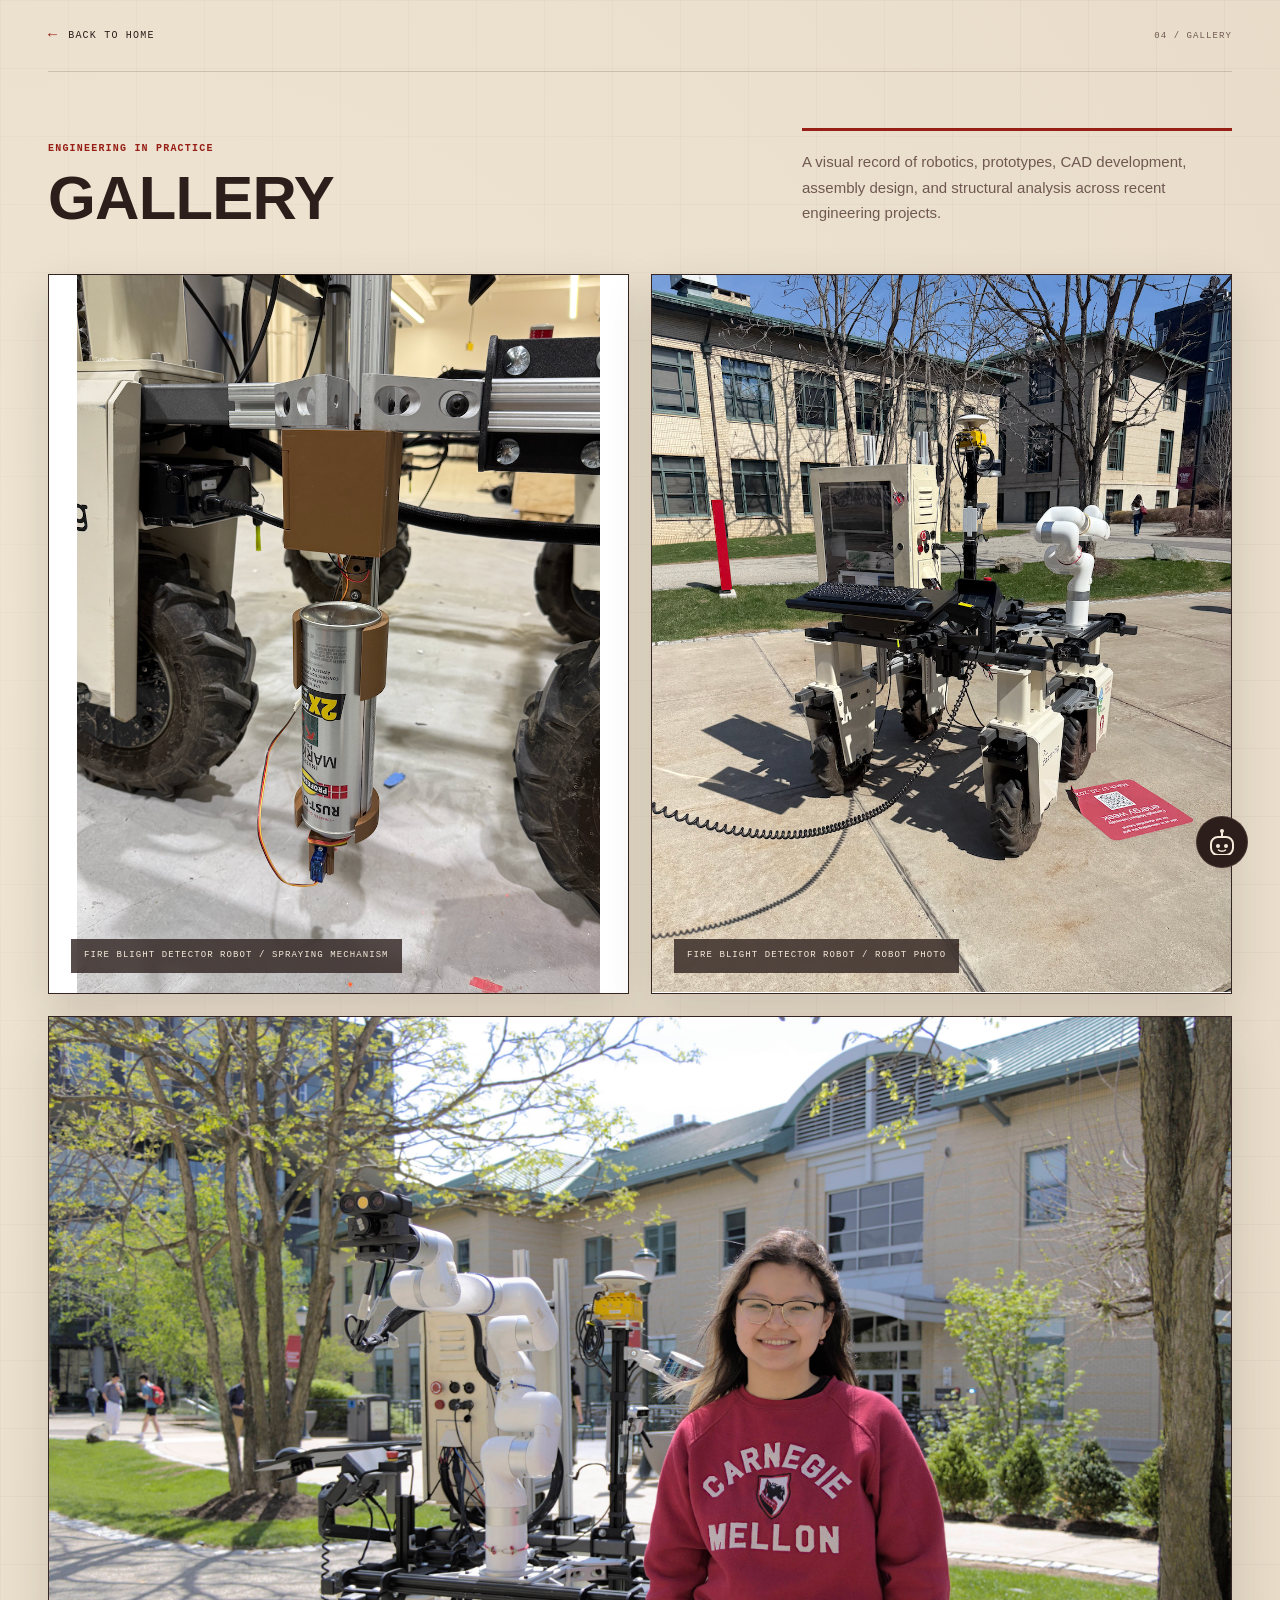
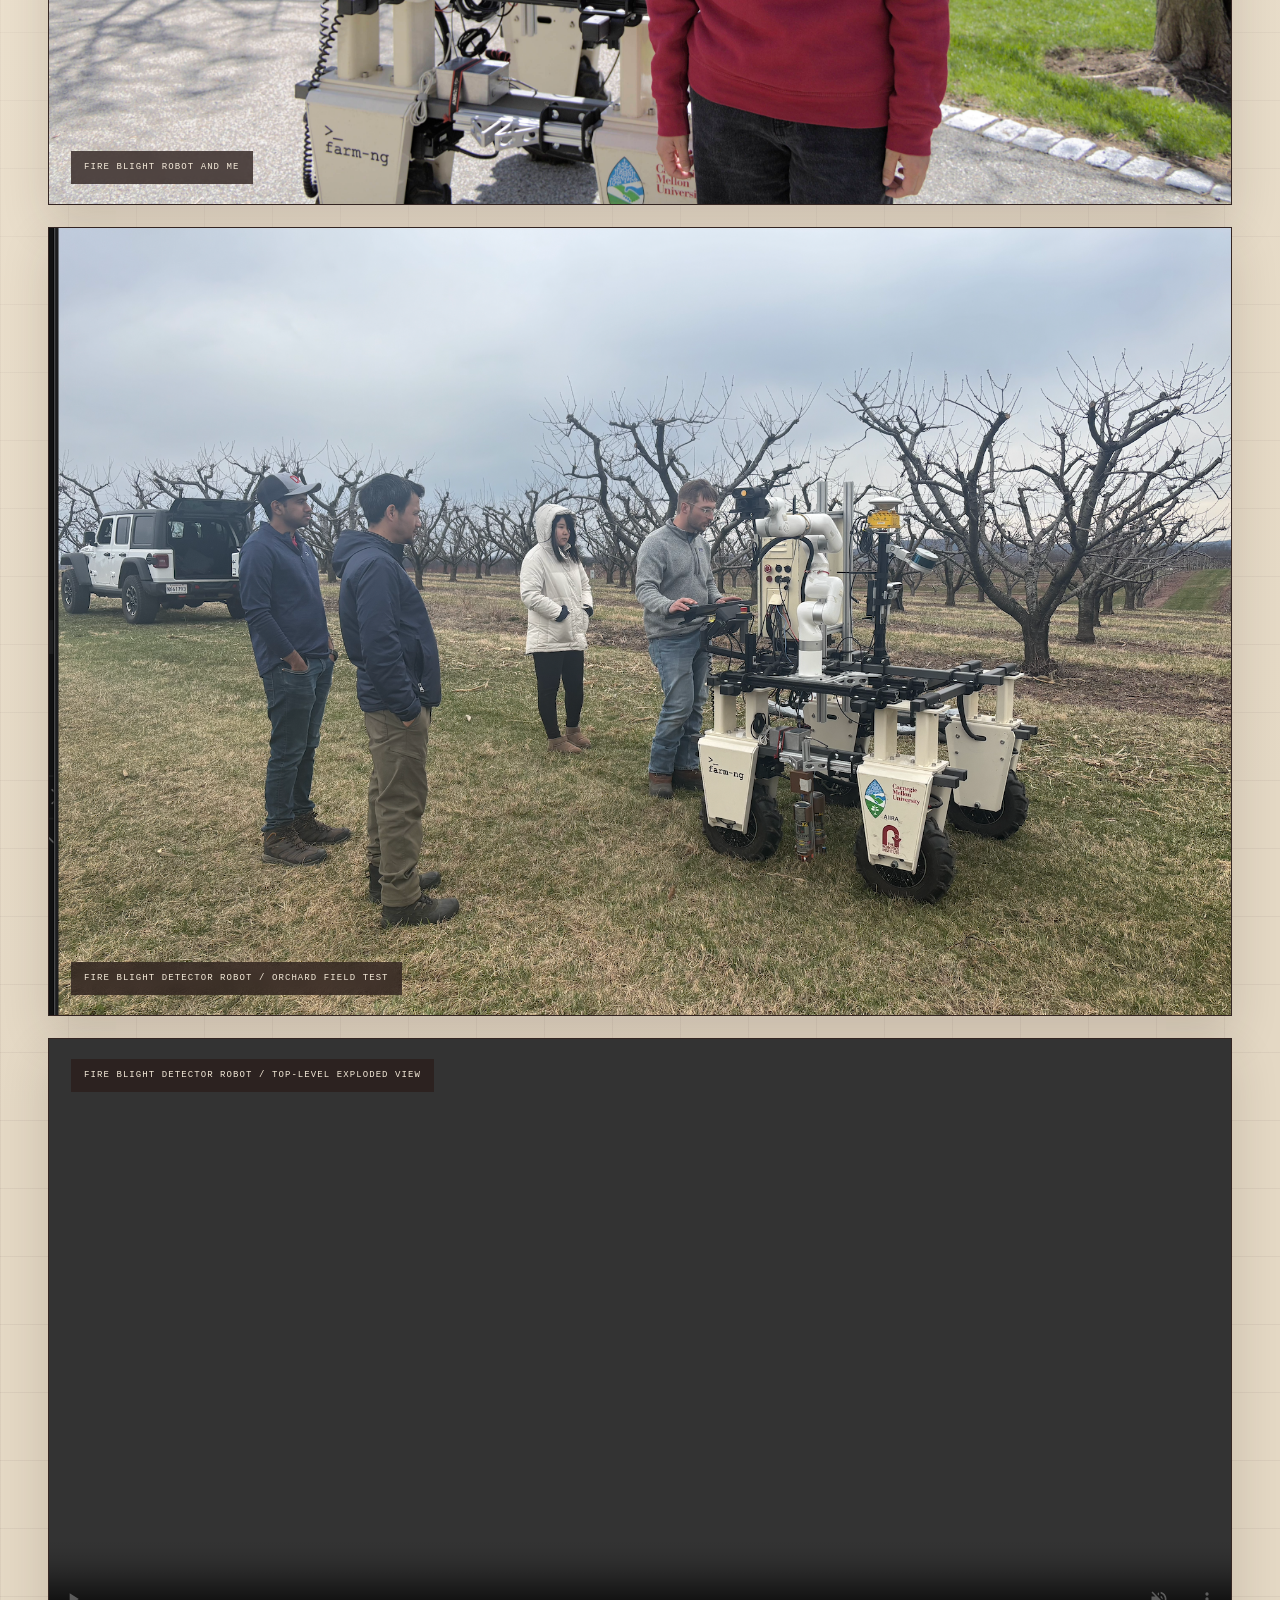
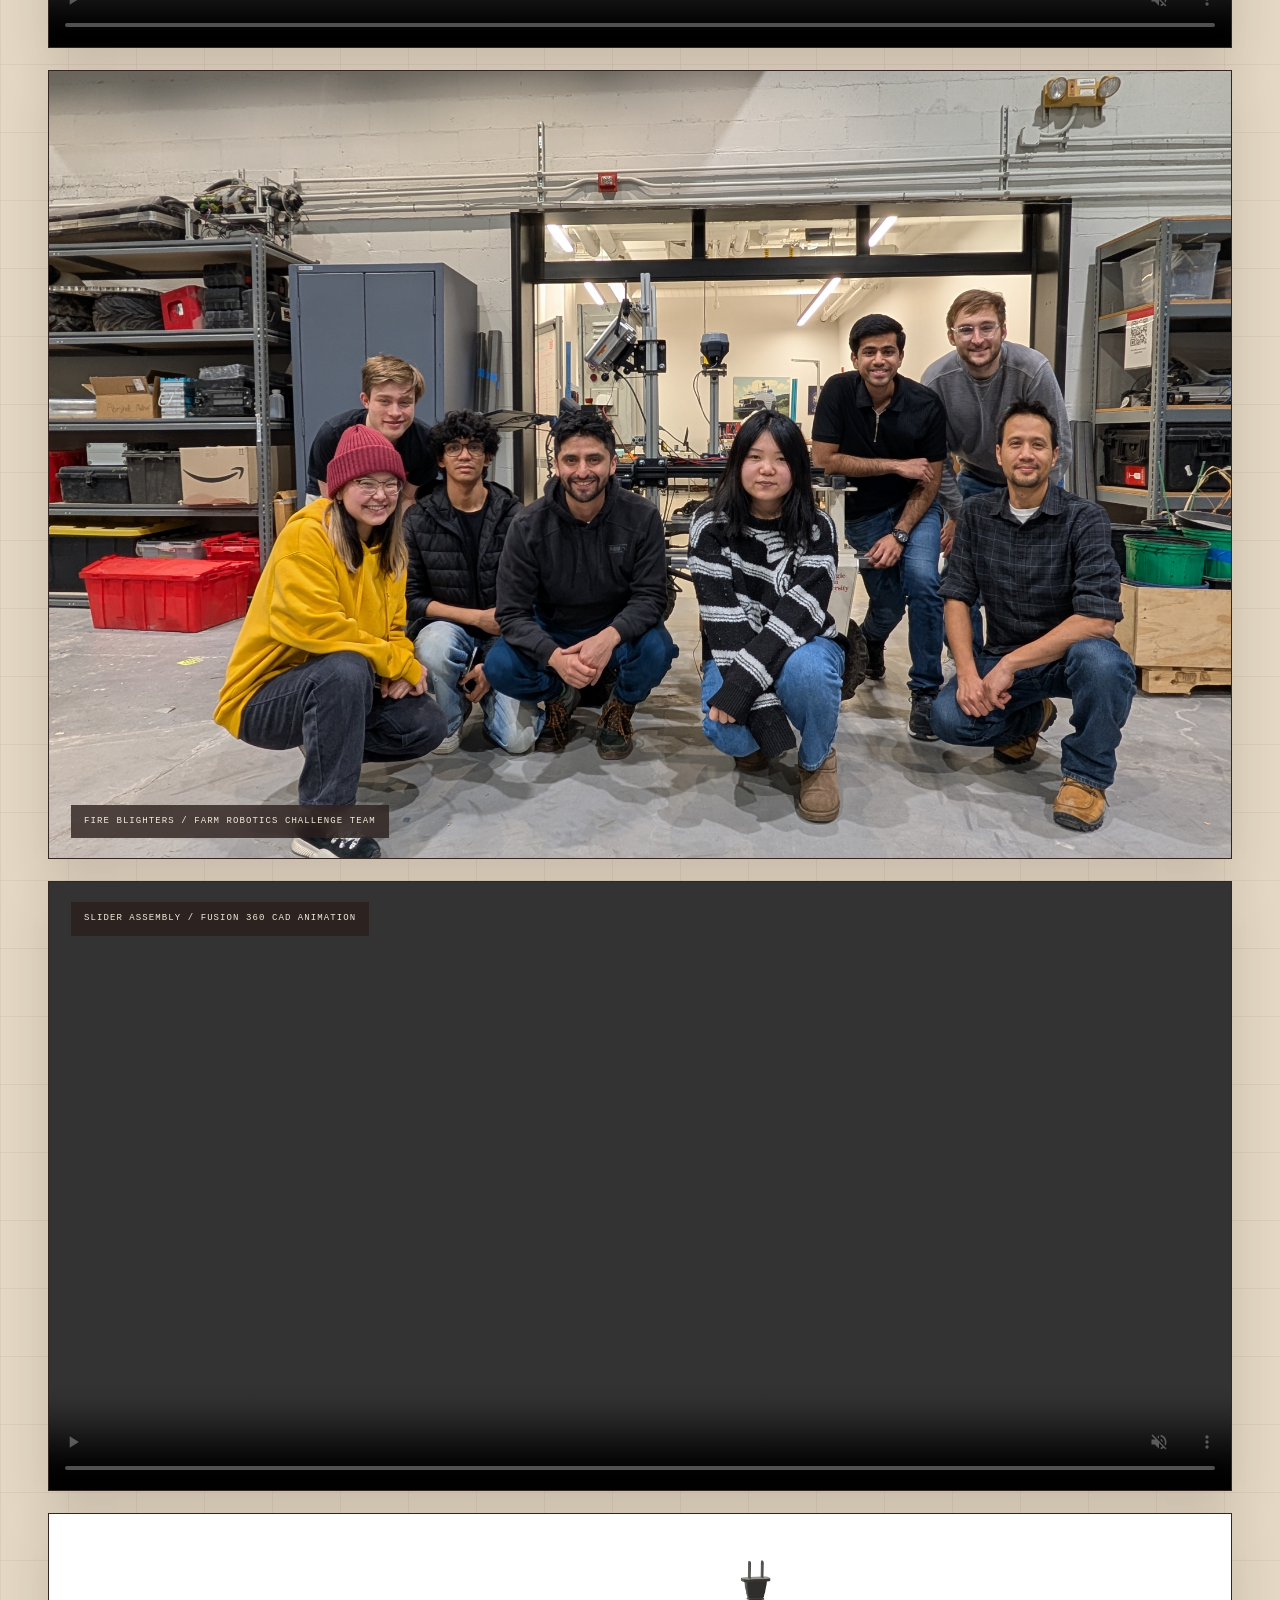
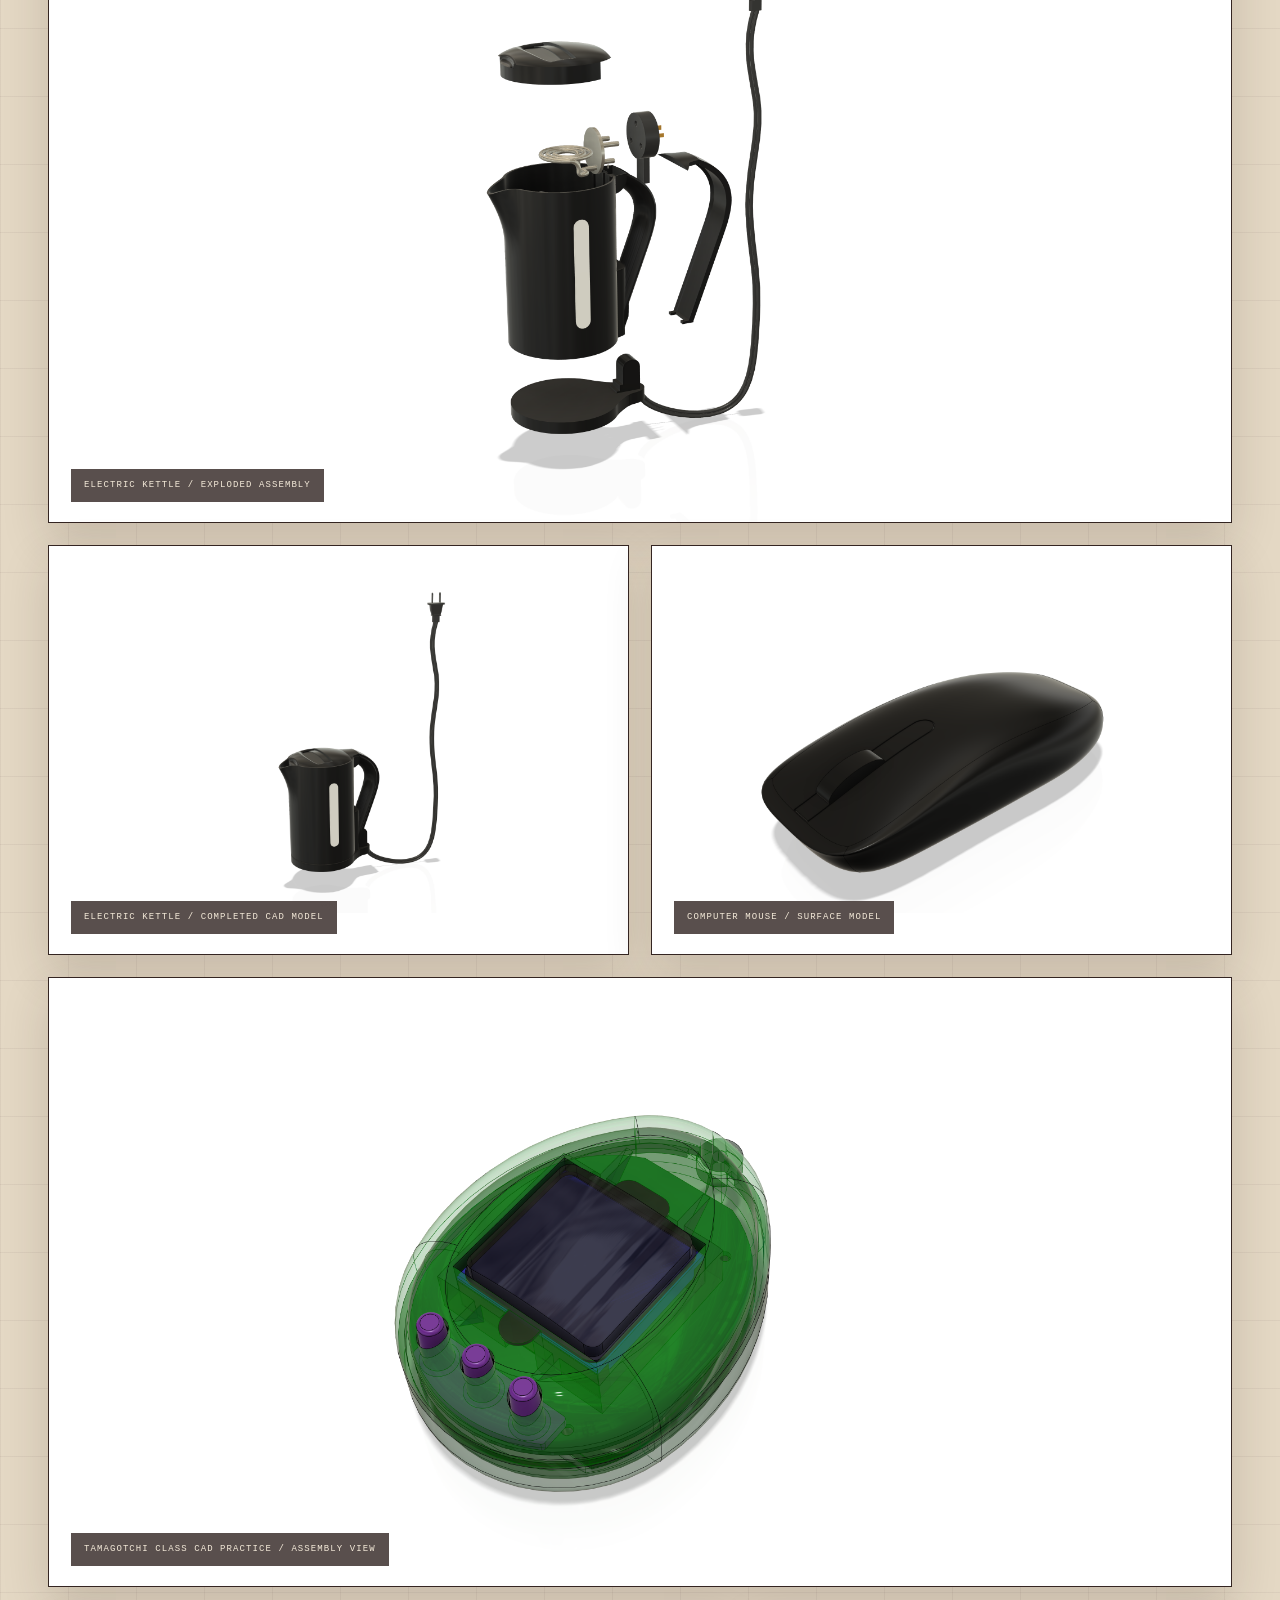
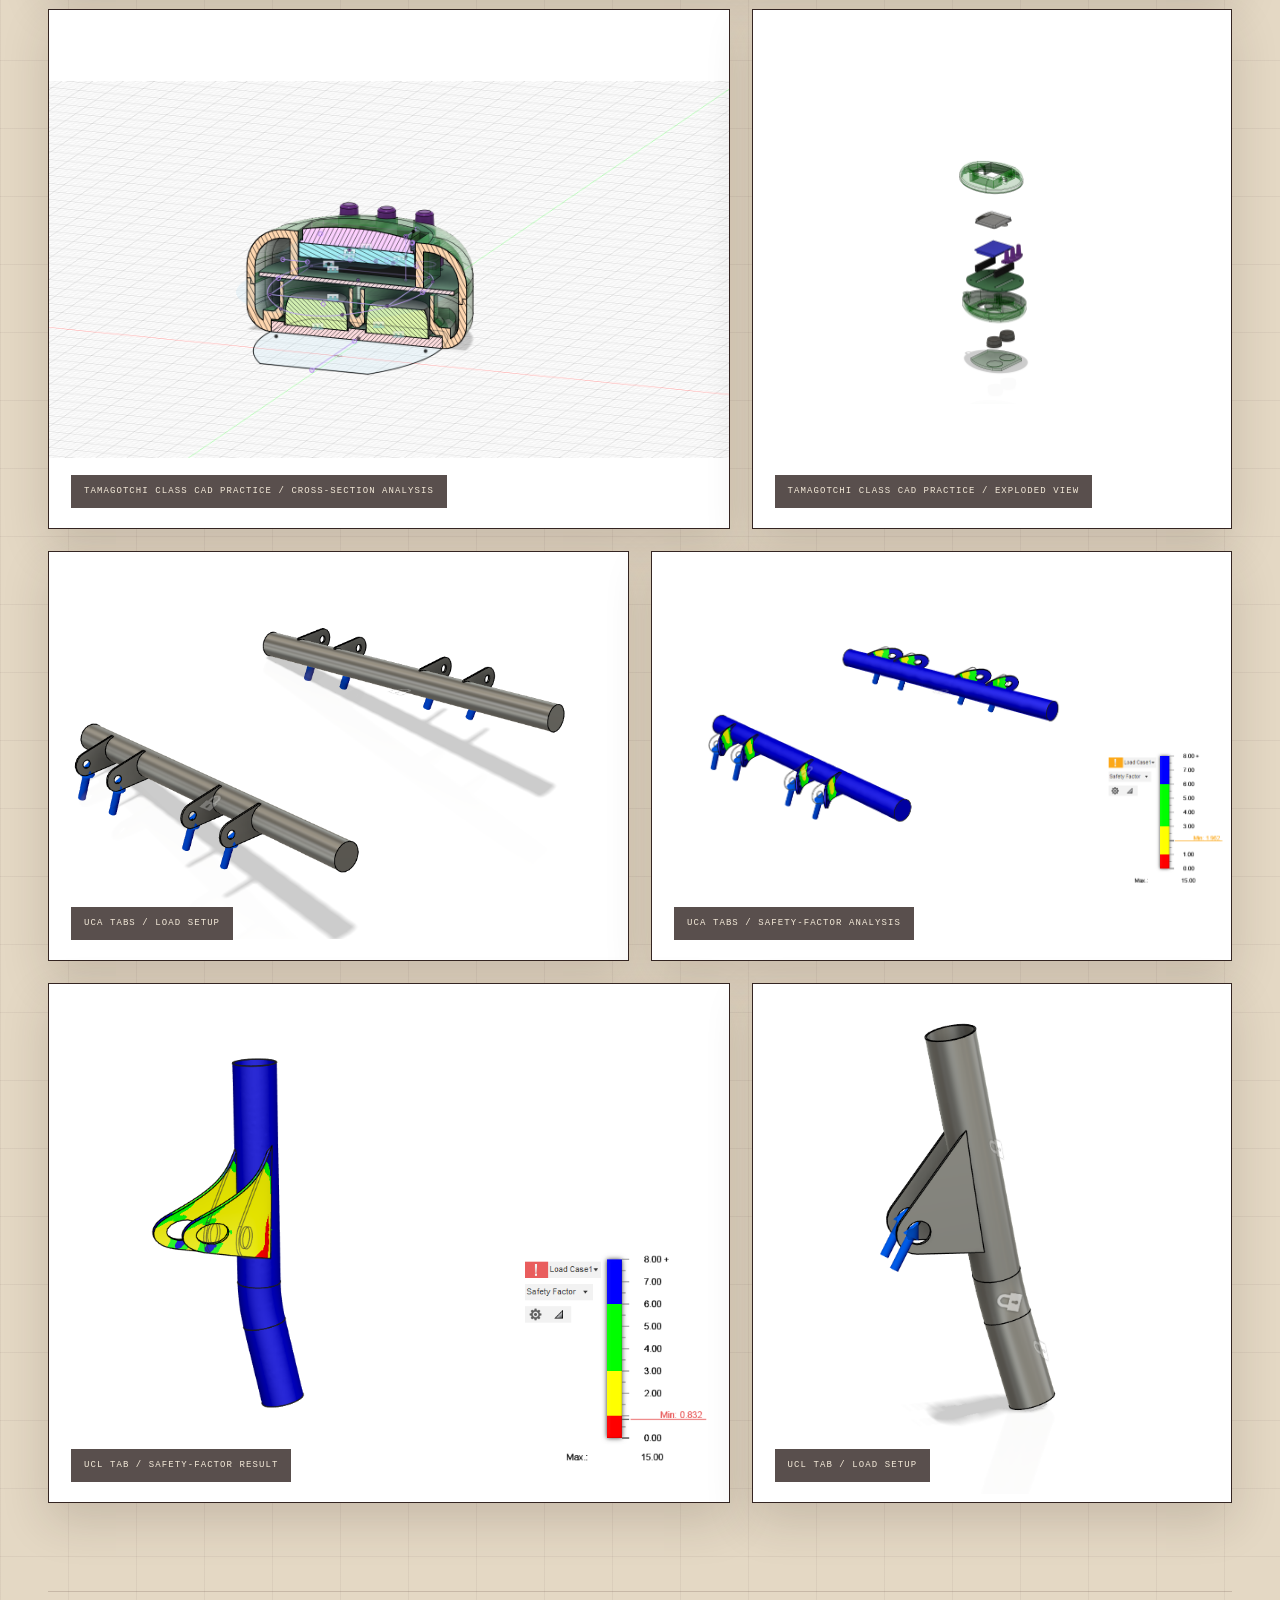
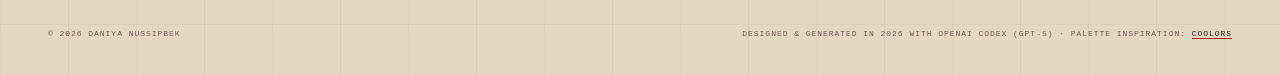
<file: gallery.html>
<!doctype html>
<html lang="en">
<head>
  <meta charset="utf-8">
  <meta name="viewport" content="width=device-width, initial-scale=1">
  <meta name="description" content="Engineering gallery for Daniya Nussipbek, featuring prototypes, robotics, manufacturing, and software projects.">
  <title>Gallery | Daniya Nussipbek</title>
  <style>
    :root {
      --background: #e4d8c4;
      --surface: #d6c1ae;
      --ink: #2b1e1b;
      --muted: #6f5852;
      --deep-red: #971f16;
      --line: rgba(111, 88, 82, .25);
      --cream: #f4ead9;
      --frame: #3b2b27;
    }

    * { box-sizing: border-box; }
    html { scroll-behavior: smooth; }
    body {
      margin: 0;
      overflow-x: hidden;
      background:
        radial-gradient(circle at 12% 8%, rgba(244,234,217,.72), transparent 28%),
        linear-gradient(rgba(111,88,82,.08) 1px, transparent 1px),
        linear-gradient(90deg, rgba(111,88,82,.08) 1px, transparent 1px),
        var(--background);
      background-size: auto, 68px 68px, 68px 68px, auto;
      color: var(--ink);
      font-family: Inter, "Helvetica Neue", Arial, sans-serif;
    }
    a { color: inherit; text-decoration: none; }

    .page-shell {
      position: relative;
      width: min(1420px, calc(100% - 96px));
      margin-inline: auto;
    }

    .topbar {
      min-height: 72px;
      display: flex;
      align-items: center;
      justify-content: space-between;
      gap: 24px;
      border-bottom: 1px solid var(--line);
    }
    .back-link,
    .section-code,
    .eyebrow,
    .gallery-caption,
    .footer {
      font-family: ui-monospace, SFMono-Regular, Menlo, Consolas, monospace;
      text-transform: uppercase;
      letter-spacing: .12em;
    }
    .back-link {
      display: inline-flex;
      align-items: center;
      gap: 10px;
      font-size: 10px;
    }
    .back-link::before { content: "←"; color: var(--deep-red); font-size: 15px; }
    .section-code { color: var(--muted); font-size: 9px; }

    .page-header {
      display: grid;
      grid-template-columns: minmax(0, 1fr) minmax(260px, 430px);
      gap: 48px;
      align-items: end;
      padding: 56px 0 48px;
    }
    .eyebrow {
      margin: 0 0 16px;
      color: var(--deep-red);
      font-size: 10px;
      font-weight: 700;
    }
    h1 {
      margin: 0;
      font-family: "Arial Narrow", "Roboto Condensed", Impact, sans-serif;
      font-size: clamp(42px, 4.8vw, 64px);
      line-height: .9;
      letter-spacing: -.012em;
      text-transform: uppercase;
    }
    .header-copy {
      margin: 0;
      padding-top: 18px;
      border-top: 3px solid var(--deep-red);
      color: var(--muted);
      font-size: 15px;
      line-height: 1.7;
    }

    .gallery-grid {
      display: grid;
      grid-template-columns: repeat(12, minmax(0, 1fr));
      gap: 22px;
      padding: 0 0 88px;
    }
    .gallery-card {
      position: relative;
      grid-column: span 6;
      height: 410px;
      margin: 0;
      overflow: hidden;
      border: 1px solid rgba(43,30,27,.42);
      background: var(--frame);
      box-shadow: 0 18px 44px rgba(43,30,27,.16);
    }
    .gallery-card.wide {
      grid-column: span 12;
      height: 610px;
    }
    .gallery-card.large {
      grid-column: span 7;
      height: 520px;
    }
    .gallery-card.small {
      grid-column: span 5;
      height: 520px;
    }
    .gallery-card.portrait {
      grid-column: span 6;
      height: 720px;
    }
    .gallery-card.photo-wide {
      grid-column: span 12;
      height: auto;
      aspect-ratio: 3 / 2;
    }
    .gallery-card img,
    .gallery-card video {
      display: block;
      width: 100%;
      height: 100%;
      object-fit: cover;
      object-position: center;
    }
    .gallery-card img {
      transition: transform .55s ease, filter .55s ease;
    }
    .gallery-card video {
      object-fit: contain;
      background: #111;
    }
    .gallery-card.contain img {
      object-fit: contain;
      background: #fff;
    }
    .gallery-card:hover img {
      transform: scale(1.018);
      filter: contrast(1.02);
    }
    .gallery-card.contain:hover img { transform: scale(1.01); }
    .gallery-caption {
      position: absolute;
      z-index: 2;
      left: 22px;
      right: auto;
      bottom: 20px;
      max-width: calc(100% - 44px);
      padding: 10px 13px;
      color: var(--cream);
      background: rgba(43,30,27,.78);
      backdrop-filter: blur(7px);
      font-size: 9px;
      line-height: 1.45;
    }
    .video-card .gallery-caption {
      top: 20px;
      bottom: auto;
    }

    .footer {
      min-height: 84px;
      display: flex;
      align-items: center;
      justify-content: space-between;
      gap: 24px;
      border-top: 1px solid var(--line);
      color: var(--muted);
      font-size: 8px;
    }
    .footer a {
      color: var(--ink);
      border-bottom: 1px solid var(--deep-red);
    }

    @media (max-width: 980px) {
      .page-shell { width: min(100% - 48px, 900px); }
      .page-header { grid-template-columns: 1fr; gap: 30px; }
      .header-copy { max-width: 620px; }
      .gallery-card,
      .gallery-card.large,
      .gallery-card.small { grid-column: span 6; height: 380px; }
      .gallery-card.wide { height: 500px; }
      .gallery-card.portrait { height: 600px; }
      .gallery-card.photo-wide { height: auto; }
    }

    @media (max-width: 680px) {
      .page-shell { width: calc(100% - 36px); }
      .topbar { min-height: 68px; }
      .page-header { padding: 54px 0 40px; }
      h1 { font-size: clamp(40px, 12vw, 56px); }
      .gallery-grid { gap: 16px; padding-bottom: 60px; }
      .gallery-card,
      .gallery-card.wide,
      .gallery-card.large,
        .gallery-card.small {
        grid-column: 1 / -1;
        height: 340px;
      }
      .gallery-card.contain { height: 420px; }
      .gallery-caption { left: 14px; bottom: 14px; max-width: calc(100% - 28px); }
      .footer { padding: 24px 0; flex-direction: column; align-items: flex-start; }
    }

    @media (prefers-reduced-motion: reduce) {
      html { scroll-behavior: auto; }
      .gallery-card img { transition: none; }
      .gallery-card:hover img { transform: none; }
    }
  </style>
  <link rel="stylesheet" href="chatbot.css?v=6">
</head>
<body>
  <main class="page-shell">
    <header class="topbar">
      <a class="back-link" href="index.html">Back to home</a>
      <span class="section-code">04 / Gallery</span>
    </header>

    <section class="page-header" aria-labelledby="gallery-title">
      <div>
        <p class="eyebrow">Engineering in practice</p>
        <h1 id="gallery-title">Gallery</h1>
      </div>
      <p class="header-copy">A visual record of robotics, prototypes, CAD development, assembly design, and structural analysis across recent engineering projects.</p>
    </section>

    <section class="gallery-grid" aria-label="Engineering project gallery">
      <figure class="gallery-card portrait contain">
        <img src="images/Sprayer Photo.png" alt="Close-up of the marking-spray mechanism mounted beneath the Fire Blight detector robot">
        <figcaption class="gallery-caption">Fire Blight Detector Robot / Spraying Mechanism</figcaption>
      </figure>

      <figure class="gallery-card portrait contain">
        <img src="images/RobotPhoto.png" alt="Fire Blight detector robot outdoors on the Carnegie Mellon campus">
        <figcaption class="gallery-caption">Fire Blight Detector Robot / Robot Photo</figcaption>
      </figure>

      <figure class="gallery-card photo-wide">
        <img src="images/RobotAndMe.jpg" alt="Daniya Nussipbek standing beside the Fire Blight detector robot">
        <figcaption class="gallery-caption">Fire Blight Robot and Me</figcaption>
      </figure>

      <figure class="gallery-card photo-wide">
        <img src="images/FireblightFieldTest.jpg" alt="Fire Blight detector robot being tested between rows of trees in an orchard">
        <figcaption class="gallery-caption">Fire Blight Detector Robot / Orchard Field Test</figcaption>
      </figure>

      <figure class="gallery-card wide video-card">
        <video controls muted playsinline preload="metadata" aria-label="Fire Blight detector robot top-level exploded-view animation">
          <source src="images/TopLvlExplode.mp4" type="video/mp4">
          Your browser does not support the video element.
        </video>
        <figcaption class="gallery-caption">Fire Blight Detector Robot / Top-Level Exploded View</figcaption>
      </figure>

      <figure class="gallery-card photo-wide">
        <img src="images/FireBlighters Team Photo.jpg" alt="The Fire Blighters farm robotics team together for a group photo" loading="lazy">
        <figcaption class="gallery-caption">Fire Blighters / Farm Robotics Challenge Team</figcaption>
      </figure>

      <figure class="gallery-card wide video-card">
        <video controls muted playsinline preload="metadata" aria-label="Slider Assembly CAD animation">
          <source src="images/Slider Assembly v5_ (Daniyas) - Autodesk Fusion (Education License)  2026-06-08 18-29-10.mp4" type="video/mp4">
          Your browser does not support the video element.
        </video>
        <figcaption class="gallery-caption">Slider Assembly / Fusion 360 CAD Animation</figcaption>
      </figure>

      <figure class="gallery-card wide contain">
        <img src="images/Kettle Exploded.png" alt="Exploded CAD rendering of an electric kettle and its components">
        <figcaption class="gallery-caption">Electric Kettle / Exploded Assembly</figcaption>
      </figure>

      <figure class="gallery-card contain">
        <img src="images/Kettle.png" alt="Completed black electric kettle CAD rendering">
        <figcaption class="gallery-caption">Electric Kettle / Completed CAD Model</figcaption>
      </figure>

      <figure class="gallery-card contain">
        <img src="images/Computer Mouse.png" alt="Black computer mouse CAD rendering">
        <figcaption class="gallery-caption">Computer Mouse / Surface Model</figcaption>
      </figure>

      <figure class="gallery-card wide contain">
        <img src="images/Assembly.png" alt="Transparent green Tamagotchi CAD model showing its internal components">
        <figcaption class="gallery-caption">Tamagotchi Class CAD Practice / Assembly View</figcaption>
      </figure>

      <figure class="gallery-card large contain">
        <img src="images/Cross Section Analysis.png" alt="CAD cross-section showing the internal layout of a Tamagotchi model">
        <figcaption class="gallery-caption">Tamagotchi Class CAD Practice / Cross-Section Analysis</figcaption>
      </figure>

      <figure class="gallery-card small contain">
        <img src="images/Exploded View.png" alt="Exploded CAD view of a Tamagotchi model and its internal components">
        <figcaption class="gallery-caption">Tamagotchi Class CAD Practice / Exploded View</figcaption>
      </figure>

      <figure class="gallery-card contain">
        <img src="images/UCA Tabs with arrows.png" alt="Upper control arm tab assemblies with applied load arrows">
        <figcaption class="gallery-caption">UCA Tabs / Load Setup</figcaption>
      </figure>

      <figure class="gallery-card contain">
        <img src="images/UCA Tabs FEA.png" alt="Finite element safety-factor analysis of upper control arm tabs">
        <figcaption class="gallery-caption">UCA Tabs / Safety-Factor Analysis</figcaption>
      </figure>

      <figure class="gallery-card large contain">
        <img src="images/UCL result.png" alt="Finite element safety-factor result for an upper control arm link tab">
        <figcaption class="gallery-caption">UCL Tab / Safety-Factor Result</figcaption>
      </figure>

      <figure class="gallery-card small contain">
        <img src="images/UCL Tab with arrows.png" alt="Upper control arm link tab with applied load arrows">
        <figcaption class="gallery-caption">UCL Tab / Load Setup</figcaption>
      </figure>
    </section>

    <footer class="footer">
      <span>© 2026 Daniya Nussipbek</span>
      <span>Designed &amp; generated in 2026 with OpenAI Codex (GPT-5) · Palette inspiration: <a href="https://coolors.co/" target="_blank" rel="noreferrer">Coolors</a></span>
    </footer>
  </main>
  <script src="chatbot.js?v=6" defer></script>
</body>
</html>
</file>
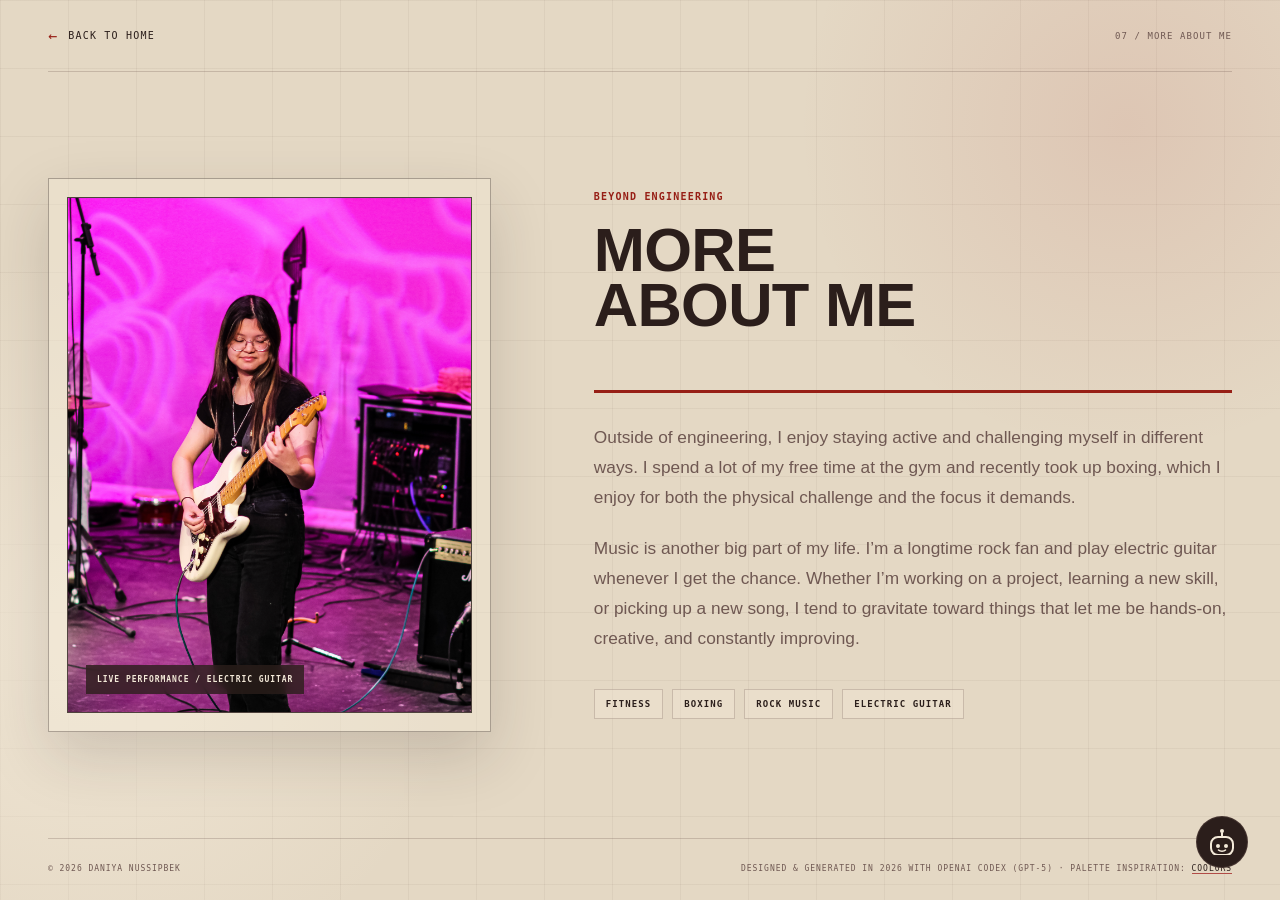
<file: more-about-me.html>
<!doctype html>
<html lang="en">
<head>
  <meta charset="utf-8">
  <meta name="viewport" content="width=device-width, initial-scale=1">
  <meta name="description" content="Learn more about Daniya Nussipbek beyond engineering, including boxing, fitness, and music.">
  <title>More About Me | Daniya Nussipbek</title>
  <style>
    :root {
      --background: #e4d8c4;
      --surface: #d6c1ae;
      --cream: #f4ead9;
      --ink: #2b1e1b;
      --muted: #6f5852;
      --deep-red: #971f16;
      --accent: #b14c47;
      --line: rgba(111, 88, 82, .27);
    }

    * { box-sizing: border-box; }
    html { scroll-behavior: smooth; }
    body {
      margin: 0;
      min-height: 100vh;
      overflow-x: hidden;
      color: var(--ink);
      background:
        radial-gradient(circle at 88% 14%, rgba(177, 76, 71, .13), transparent 24%),
        radial-gradient(circle at 7% 70%, rgba(244, 234, 217, .76), transparent 28%),
        linear-gradient(rgba(111, 88, 82, .07) 1px, transparent 1px),
        linear-gradient(90deg, rgba(111, 88, 82, .07) 1px, transparent 1px),
        var(--background);
      background-size: auto, auto, 68px 68px, 68px 68px, auto;
      font-family: Inter, "Helvetica Neue", Arial, sans-serif;
    }

    a { color: inherit; text-decoration: none; }

    .page-shell {
      width: min(1420px, calc(100% - 96px));
      margin-inline: auto;
    }

    .topbar {
      min-height: 72px;
      display: flex;
      align-items: center;
      justify-content: space-between;
      gap: 24px;
      border-bottom: 1px solid var(--line);
    }

    .back-link,
    .page-code,
    .eyebrow,
    .photo-code,
    .photo-note,
    .interest-list,
    .site-footer {
      font-family: ui-monospace, SFMono-Regular, Menlo, Consolas, monospace;
      text-transform: uppercase;
      letter-spacing: .12em;
    }

    .back-link {
      display: inline-flex;
      align-items: center;
      gap: 10px;
      font-size: 10px;
    }
    .back-link::before { content: "←"; color: var(--deep-red); font-size: 15px; }

    .page-code {
      color: var(--muted);
      font-size: 9px;
    }

    .about-layout {
      min-height: calc(100vh - 134px);
      display: grid;
      grid-template-columns: minmax(330px, .82fr) minmax(440px, 1.18fr);
      gap: clamp(52px, 8vw, 132px);
      align-items: center;
      padding: clamp(54px, 7vw, 104px) 0;
    }

    .photo-frame {
      position: relative;
      width: min(100%, 520px);
      aspect-ratio: 4 / 5;
      padding: 18px;
      border: 1px solid rgba(43, 30, 27, .34);
      background: rgba(244, 234, 217, .34);
      box-shadow: 0 24px 58px rgba(43, 30, 27, .17);
    }

    .about-photo {
      position: relative;
      height: 100%;
      margin: 0;
      overflow: hidden;
      background: var(--ink);
      border: 1px solid rgba(244, 234, 217, .18);
    }

    .about-photo img {
      display: block;
      width: 100%;
      height: 100%;
      object-fit: cover;
      object-position: center;
    }

    .photo-caption {
      position: absolute;
      left: 18px;
      bottom: 18px;
      margin: 0;
      padding: 9px 11px;
      color: var(--cream);
      background: rgba(43, 30, 27, .80);
      backdrop-filter: blur(5px);
      font: 700 8px/1.4 ui-monospace, SFMono-Regular, Menlo, Consolas, monospace;
      text-transform: uppercase;
      letter-spacing: .12em;
    }

    .about-copy {
      max-width: 750px;
    }

    .eyebrow {
      margin: 0 0 20px;
      color: var(--deep-red);
      font-size: 10px;
      font-weight: 700;
    }

    h1 {
      max-width: 720px;
      margin: 0;
      font-family: "Arial Narrow", "Roboto Condensed", Impact, sans-serif;
      font-size: clamp(42px, 4.8vw, 64px);
      line-height: .9;
      letter-spacing: -.012em;
      text-transform: uppercase;
    }

    .copy-rule {
      width: min(100%, 640px);
      height: 3px;
      margin: clamp(34px, 5vw, 58px) 0 30px;
      background: var(--deep-red);
    }

    .about-text {
      color: var(--muted);
      font-size: clamp(16px, 1.35vw, 20px);
      line-height: 1.72;
    }

    .about-text p {
      margin: 0;
    }

    .about-text p + p {
      margin-top: 22px;
    }

    .interest-list {
      display: flex;
      flex-wrap: wrap;
      gap: 9px;
      margin: 36px 0 0;
      padding: 0;
      list-style: none;
      color: var(--ink);
      font-size: 9px;
      font-weight: 700;
    }

    .interest-list li {
      padding: 9px 11px;
      border: 1px solid var(--line);
      background: rgba(244, 234, 217, .32);
    }

    .site-footer {
      min-height: 62px;
      display: flex;
      align-items: center;
      justify-content: space-between;
      gap: 24px;
      padding: 16px 0;
      border-top: 1px solid var(--line);
      color: var(--muted);
      font-size: 8px;
      line-height: 1.55;
    }

    .site-footer a {
      color: var(--ink);
      border-bottom: 1px solid var(--accent);
    }

    @media (max-width: 920px) {
      .page-shell { width: min(100% - 48px, 760px); }
      .about-layout {
        grid-template-columns: 1fr;
        min-height: auto;
        gap: 48px;
        padding: 56px 0 72px;
      }
      .about-copy { order: -1; }
      .photo-frame { width: min(100%, 560px); }
      h1 { font-size: clamp(42px, 8vw, 60px); }
    }

    @media (max-width: 560px) {
      .page-shell { width: calc(100% - 36px); }
      .topbar { min-height: 64px; }
      .page-code { display: none; }
      .about-layout { padding-top: 42px; }
      h1 { font-size: clamp(40px, 12vw, 56px); }
      .about-text { font-size: 16px; }
      .photo-frame { padding: 11px; }
      .site-footer {
        flex-direction: column;
        align-items: flex-start;
        gap: 8px;
      }
    }

    @media (prefers-reduced-motion: reduce) {
      html { scroll-behavior: auto; }
    }
  </style>
  <link rel="stylesheet" href="chatbot.css?v=6">
</head>
<body>
  <main class="page-shell">
    <header class="topbar">
      <a class="back-link" href="index.html" aria-label="Return to portfolio home">Back to home</a>
      <span class="page-code">07 / More About Me</span>
    </header>

    <section class="about-layout" aria-labelledby="about-title">
      <div class="photo-frame">
        <figure class="about-photo">
          <img src="images/about-me-guitar.png" alt="Daniya Nussipbek performing on electric guitar under pink stage lights">
          <figcaption class="photo-caption">Live performance / Electric guitar</figcaption>
        </figure>
      </div>

      <div class="about-copy">
        <p class="eyebrow">Beyond engineering</p>
        <h1 id="about-title">More<br>About Me</h1>
        <div class="copy-rule" aria-hidden="true"></div>
        <div class="about-text">
          <p>Outside of engineering, I enjoy staying active and challenging myself in different ways. I spend a lot of my free time at the gym and recently took up boxing, which I enjoy for both the physical challenge and the focus it demands.</p>
          <p>Music is another big part of my life. I’m a longtime rock fan and play electric guitar whenever I get the chance. Whether I’m working on a project, learning a new skill, or picking up a new song, I tend to gravitate toward things that let me be hands-on, creative, and constantly improving.</p>
        </div>
        <ul class="interest-list" aria-label="Personal interests">
          <li>Fitness</li>
          <li>Boxing</li>
          <li>Rock Music</li>
          <li>Electric Guitar</li>
        </ul>
      </div>
    </section>

    <footer class="site-footer">
      <span>© 2026 Daniya Nussipbek</span>
      <span>Designed &amp; generated in 2026 with OpenAI Codex (GPT-5) · Palette inspiration: <a href="https://coolors.co/" target="_blank" rel="noreferrer">Coolors</a></span>
    </footer>
  </main>
  <script src="chatbot.js?v=6" defer></script>
</body>
</html>
</file>
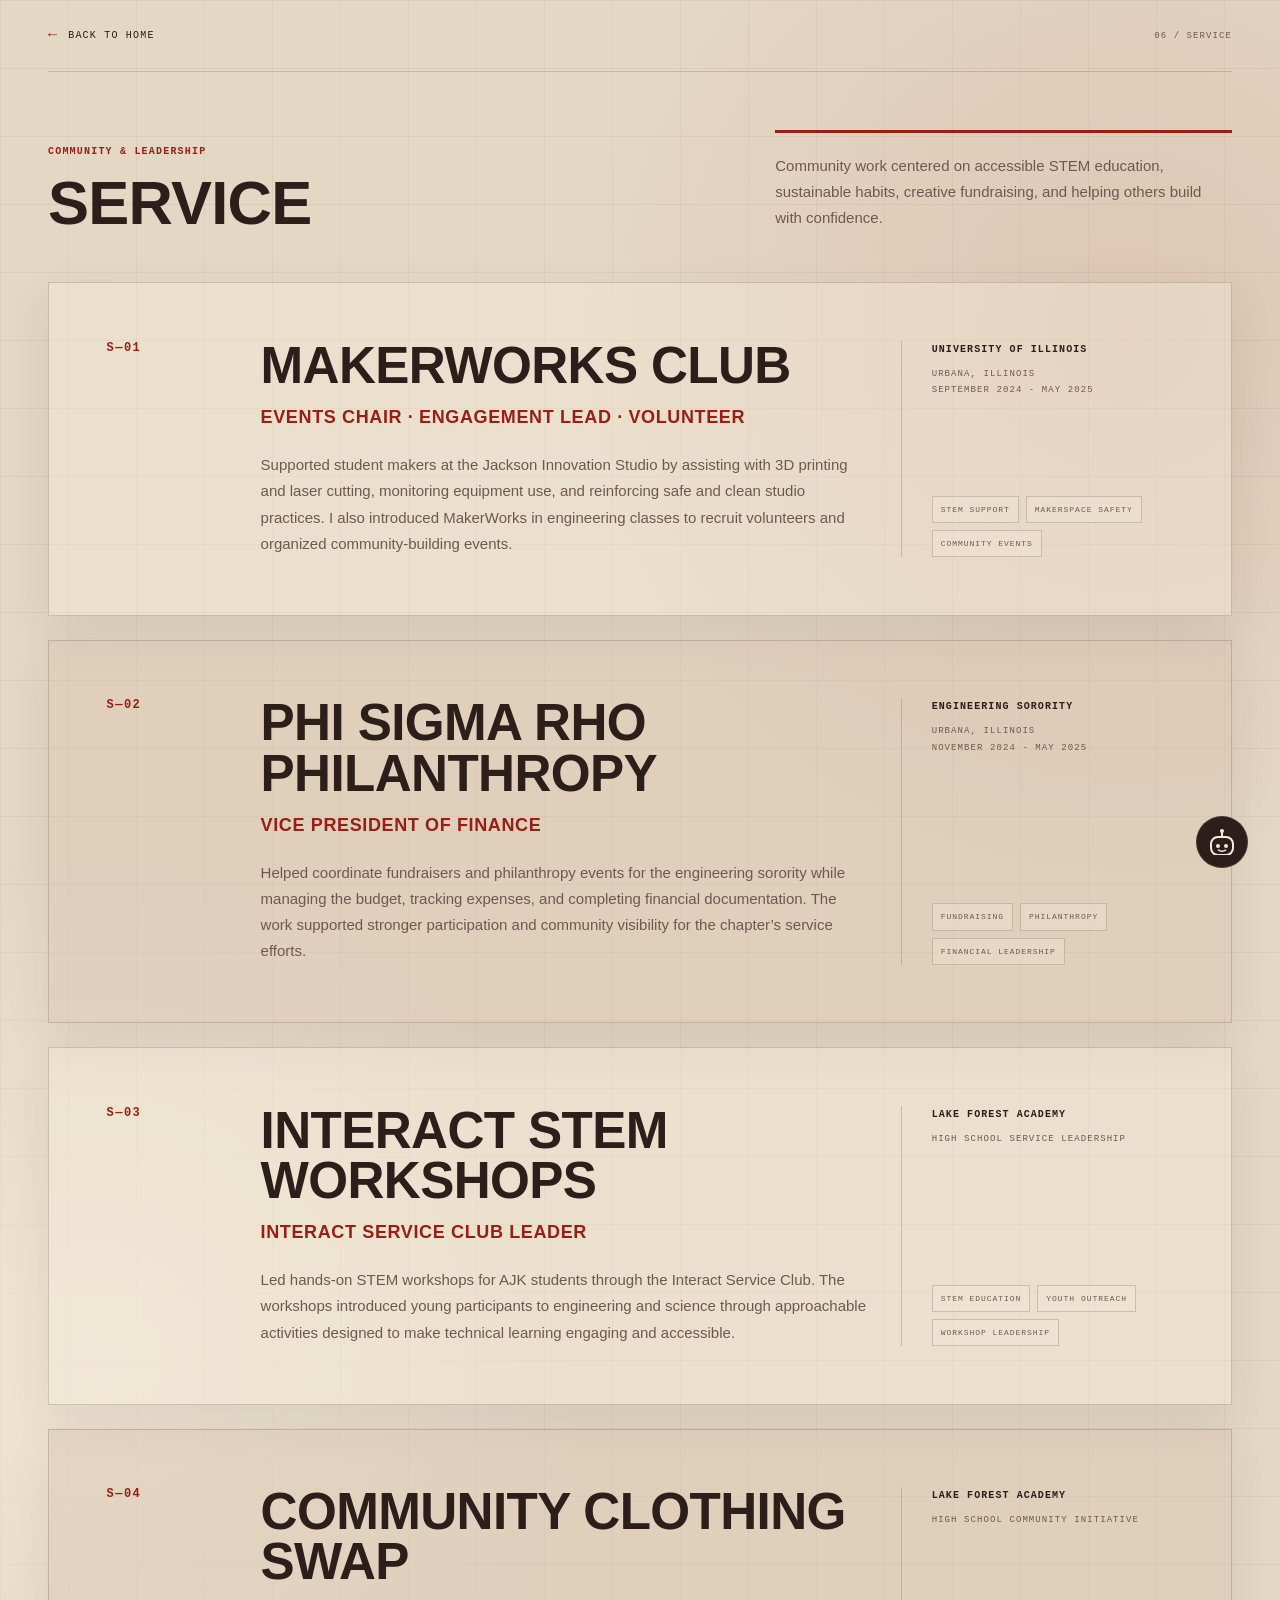
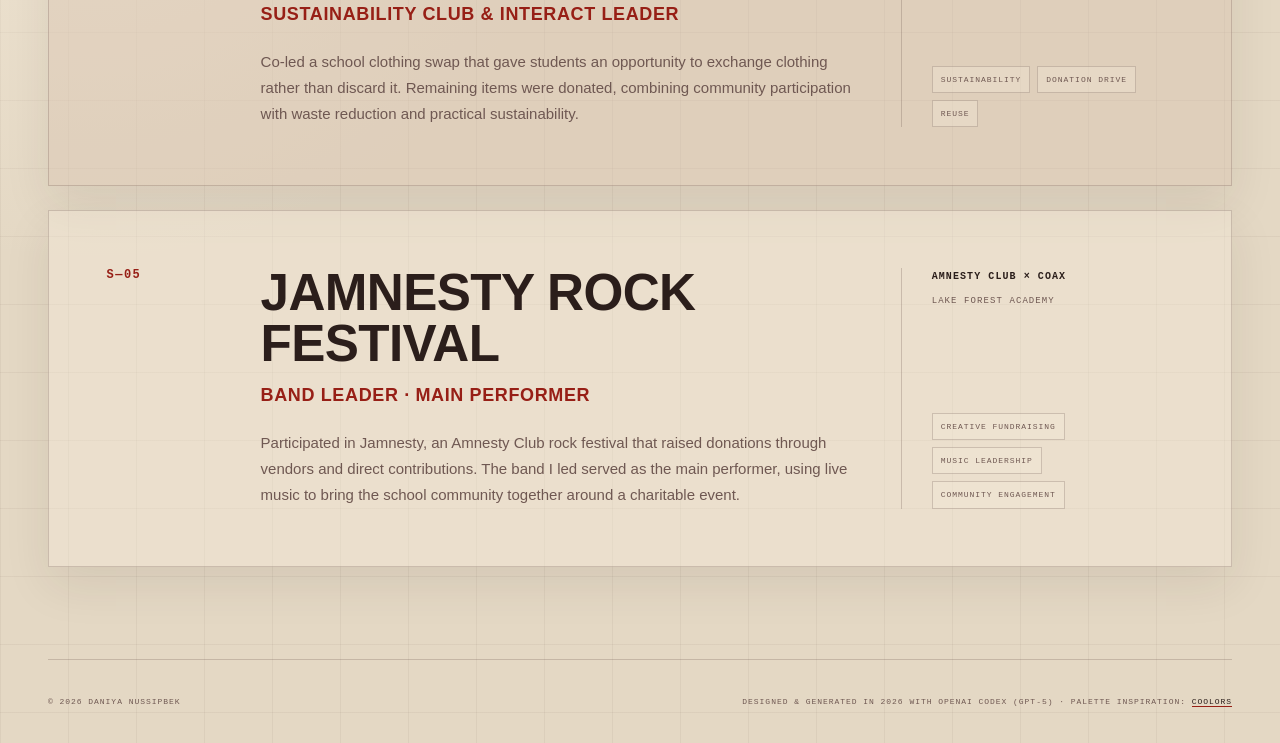
<file: service.html>
<!doctype html>
<html lang="en">
<head>
  <meta charset="utf-8">
  <meta name="viewport" content="width=device-width, initial-scale=1">
  <meta name="description" content="Community service, STEM outreach, philanthropy, and volunteer leadership by Daniya Nussipbek.">
  <title>Service | Daniya Nussipbek</title>
  <style>
    :root {
      --background: #e4d8c4;
      --surface: #d6c1ae;
      --cream: #f4ead9;
      --ink: #2b1e1b;
      --muted: #6f5852;
      --deep-red: #971f16;
      --accent: #b14c47;
      --line: rgba(111, 88, 82, .27);
    }

    * { box-sizing: border-box; }
    html { scroll-behavior: smooth; }
    body {
      margin: 0;
      overflow-x: hidden;
      color: var(--ink);
      background:
        radial-gradient(circle at 88% 14%, rgba(177,76,71,.13), transparent 24%),
        radial-gradient(circle at 7% 58%, rgba(244,234,217,.74), transparent 28%),
        linear-gradient(rgba(111,88,82,.075) 1px, transparent 1px),
        linear-gradient(90deg, rgba(111,88,82,.075) 1px, transparent 1px),
        var(--background);
      background-size: auto, auto, 68px 68px, 68px 68px, auto;
      font-family: Inter, "Helvetica Neue", Arial, sans-serif;
    }
    a { color: inherit; text-decoration: none; }

    .page-shell {
      width: min(1420px, calc(100% - 96px));
      margin-inline: auto;
    }
    .back-link,
    .page-code,
    .eyebrow,
    .service-index,
    .service-meta,
    .service-tags,
    .footer {
      font-family: ui-monospace, SFMono-Regular, Menlo, Consolas, monospace;
      text-transform: uppercase;
      letter-spacing: .12em;
    }

    .topbar {
      min-height: 72px;
      display: flex;
      align-items: center;
      justify-content: space-between;
      gap: 24px;
      border-bottom: 1px solid var(--line);
    }
    .back-link {
      display: inline-flex;
      align-items: center;
      gap: 10px;
      font-size: 10px;
    }
    .back-link::before { content: "←"; color: var(--deep-red); font-size: 15px; }
    .page-code { color: var(--muted); font-size: 9px; }

    .page-header {
      display: grid;
      grid-template-columns: minmax(0, 1.18fr) minmax(300px, .82fr);
      gap: 70px;
      align-items: end;
      padding: 58px 0 52px;
    }
    .eyebrow {
      margin: 0 0 18px;
      color: var(--deep-red);
      font-size: 10px;
      font-weight: 700;
    }
    h1 {
      margin: 0;
      font-family: "Arial Narrow", "Roboto Condensed", Impact, sans-serif;
      font-size: clamp(42px, 4.8vw, 64px);
      line-height: .9;
      letter-spacing: -.012em;
      text-transform: uppercase;
    }
    .header-copy {
      margin: 0;
      padding-top: 20px;
      border-top: 3px solid var(--deep-red);
      color: var(--muted);
      font-size: 15px;
      line-height: 1.72;
    }

    .service-list {
      display: grid;
      gap: 24px;
      padding-bottom: 92px;
    }
    .service-card {
      display: grid;
      grid-template-columns: 120px minmax(0, 1fr) minmax(240px, .45fr);
      gap: 34px;
      min-height: 280px;
      padding: clamp(32px, 4.5vw, 58px);
      border: 1px solid var(--line);
      background: rgba(244,234,217,.38);
      box-shadow: 0 18px 44px rgba(43,30,27,.085);
    }
    .service-card:nth-child(even) { background: rgba(214,193,174,.42); }
    .service-index {
      color: var(--deep-red);
      font-size: 12px;
      font-weight: 700;
    }
    .service-main {
      align-self: start;
    }
    .service-title {
      max-width: 680px;
      margin: 0;
      font-family: "Arial Narrow", "Roboto Condensed", Arial, sans-serif;
      font-size: clamp(34px, 4vw, 58px);
      line-height: .98;
      letter-spacing: -.012em;
      text-transform: uppercase;
    }
    .service-role {
      margin: 16px 0 0;
      color: var(--deep-red);
      font-family: "Arial Narrow", "Roboto Condensed", Arial, sans-serif;
      font-size: 18px;
      font-weight: 700;
      letter-spacing: .035em;
      text-transform: uppercase;
    }
    .service-description {
      max-width: 760px;
      margin: 24px 0 0;
      color: var(--muted);
      font-size: 15px;
      line-height: 1.75;
    }
    .service-side {
      display: flex;
      flex-direction: column;
      justify-content: space-between;
      gap: 34px;
      padding-left: 30px;
      border-left: 1px solid var(--line);
    }
    .service-meta {
      color: var(--muted);
      font-size: 9px;
      line-height: 1.8;
    }
    .service-meta strong {
      display: block;
      margin-bottom: 7px;
      color: var(--ink);
      font-size: 10px;
    }
    .service-tags {
      display: flex;
      flex-wrap: wrap;
      gap: 7px;
      color: var(--muted);
      font-size: 8px;
      line-height: 1.4;
    }
    .service-tags span {
      padding: 7px 8px;
      border: 1px solid var(--line);
      background: rgba(244,234,217,.3);
    }

    .footer {
      min-height: 84px;
      display: flex;
      align-items: center;
      justify-content: space-between;
      gap: 24px;
      border-top: 1px solid var(--line);
      color: var(--muted);
      font-size: 8px;
    }
    .footer a { color: var(--ink); border-bottom: 1px solid var(--deep-red); }

    @media (max-width: 1040px) {
      .page-shell { width: min(100% - 48px, 920px); }
      .page-header { grid-template-columns: 1fr; gap: 34px; }
      .header-copy { max-width: 650px; }
      .service-card { grid-template-columns: 84px minmax(0, 1fr); }
      .service-side {
        grid-column: 2;
        padding: 24px 0 0;
        border-left: 0;
        border-top: 1px solid var(--line);
      }
    }

    @media (max-width: 650px) {
      .page-shell { width: calc(100% - 36px); }
      .topbar { min-height: 68px; }
      .page-header { padding: 54px 0 42px; }
      h1 { font-size: clamp(40px, 12vw, 56px); }
      .service-card { display: block; min-height: 0; padding: 30px 24px; }
      .service-main { margin-top: 26px; }
      .service-title { font-size: 36px; }
      .service-side { margin-top: 30px; }
      .footer { padding: 24px 0; flex-direction: column; align-items: flex-start; }
    }
  </style>
  <link rel="stylesheet" href="chatbot.css?v=6">
</head>
<body>
  <main class="page-shell">
    <header class="topbar">
      <a class="back-link" href="index.html">Back to home</a>
      <span class="page-code">06 / Service</span>
    </header>

    <section class="page-header" aria-labelledby="service-title">
      <div>
        <p class="eyebrow">Community &amp; leadership</p>
        <h1 id="service-title">Service</h1>
      </div>
      <p class="header-copy">Community work centered on accessible STEM education, sustainable habits, creative fundraising, and helping others build with confidence.</p>
    </section>

    <section class="service-list" aria-label="Community service and volunteer leadership">
      <article class="service-card">
        <span class="service-index">S—01</span>
        <div class="service-main">
          <h2 class="service-title">MakerWorks Club</h2>
          <p class="service-role">Events Chair · Engagement Lead · Volunteer</p>
          <p class="service-description">Supported student makers at the Jackson Innovation Studio by assisting with 3D printing and laser cutting, monitoring equipment use, and reinforcing safe and clean studio practices. I also introduced MakerWorks in engineering classes to recruit volunteers and organized community-building events.</p>
        </div>
        <aside class="service-side">
          <div class="service-meta"><strong>University of Illinois</strong>Urbana, Illinois<br>September 2024 - May 2025</div>
          <div class="service-tags"><span>STEM Support</span><span>Makerspace Safety</span><span>Community Events</span></div>
        </aside>
      </article>

      <article class="service-card">
        <span class="service-index">S—02</span>
        <div class="service-main">
          <h2 class="service-title">Phi Sigma Rho Philanthropy</h2>
          <p class="service-role">Vice President of Finance</p>
          <p class="service-description">Helped coordinate fundraisers and philanthropy events for the engineering sorority while managing the budget, tracking expenses, and completing financial documentation. The work supported stronger participation and community visibility for the chapter’s service efforts.</p>
        </div>
        <aside class="service-side">
          <div class="service-meta"><strong>Engineering Sorority</strong>Urbana, Illinois<br>November 2024 - May 2025</div>
          <div class="service-tags"><span>Fundraising</span><span>Philanthropy</span><span>Financial Leadership</span></div>
        </aside>
      </article>

      <article class="service-card">
        <span class="service-index">S—03</span>
        <div class="service-main">
          <h2 class="service-title">Interact STEM Workshops</h2>
          <p class="service-role">Interact Service Club Leader</p>
          <p class="service-description">Led hands-on STEM workshops for AJK students through the Interact Service Club. The workshops introduced young participants to engineering and science through approachable activities designed to make technical learning engaging and accessible.</p>
        </div>
        <aside class="service-side">
          <div class="service-meta"><strong>Lake Forest Academy</strong>High School Service Leadership</div>
          <div class="service-tags"><span>STEM Education</span><span>Youth Outreach</span><span>Workshop Leadership</span></div>
        </aside>
      </article>

      <article class="service-card">
        <span class="service-index">S—04</span>
        <div class="service-main">
          <h2 class="service-title">Community Clothing Swap</h2>
          <p class="service-role">Sustainability Club &amp; Interact Leader</p>
          <p class="service-description">Co-led a school clothing swap that gave students an opportunity to exchange clothing rather than discard it. Remaining items were donated, combining community participation with waste reduction and practical sustainability.</p>
        </div>
        <aside class="service-side">
          <div class="service-meta"><strong>Lake Forest Academy</strong>High School Community Initiative</div>
          <div class="service-tags"><span>Sustainability</span><span>Donation Drive</span><span>Reuse</span></div>
        </aside>
      </article>

      <article class="service-card">
        <span class="service-index">S—05</span>
        <div class="service-main">
          <h2 class="service-title">Jamnesty Rock Festival</h2>
          <p class="service-role">Band Leader · Main Performer</p>
          <p class="service-description">Participated in Jamnesty, an Amnesty Club rock festival that raised donations through vendors and direct contributions. The band I led served as the main performer, using live music to bring the school community together around a charitable event.</p>
        </div>
        <aside class="service-side">
          <div class="service-meta"><strong>Amnesty Club × COAX</strong>Lake Forest Academy</div>
          <div class="service-tags"><span>Creative Fundraising</span><span>Music Leadership</span><span>Community Engagement</span></div>
        </aside>
      </article>
    </section>

    <footer class="footer">
      <span>© 2026 Daniya Nussipbek</span>
      <span>Designed &amp; generated in 2026 with OpenAI Codex (GPT-5) · Palette inspiration: <a href="https://coolors.co/" target="_blank" rel="noreferrer">Coolors</a></span>
    </footer>
  </main>
  <script src="chatbot.js?v=6" defer></script>
</body>
</html>
</file>
<file: chatbot.css>
/* MODI floating chatbot — shared across portfolio pages */
#modi-widget {
  --modi-ink: #2b1e1b;
  --modi-muted: #6f5852;
  --modi-cream: #f4ead9;
  --modi-taupe: #d6c1ae;
  --modi-accent: #b14c47;
  --modi-deep-red: #81271b;
  --modi-line: rgba(111, 88, 82, .38);

  position: fixed;
  right: clamp(16px, 3vw, 32px);
  bottom: clamp(16px, 3vw, 32px);
  z-index: 9999;
  font-family: Inter, "Helvetica Neue", Arial, sans-serif;
  color: var(--modi-ink);
}

#modi-widget * { box-sizing: border-box; }

/* --- Toggle button --- */
#modi-toggle {
  display: flex;
  align-items: center;
  justify-content: center;
  height: 52px;
  width: 52px;
  padding: 0;
  border: 1px solid var(--modi-line);
  border-radius: 999px;
  background: var(--modi-ink);
  color: var(--modi-cream);
  cursor: pointer;
  overflow: hidden;
  transition: width .28s ease, padding .28s ease, background .2s ease, border-color .2s ease;
}
#modi-toggle:hover,
#modi-toggle:focus-visible {
  width: 138px;
  padding: 0 20px 0 9px;
  justify-content: flex-start;
  background: var(--modi-accent);
  border-color: var(--modi-accent);
  outline: none;
}
#modi-toggle svg { width: 32px; height: 26px; flex-shrink: 0; }
.modi-toggle-antenna {
  transform-origin: 16px 8px;
  animation: modi-antenna-swing 2.4s ease-in-out infinite;
}
@keyframes modi-antenna-swing {
  0%, 100% { transform: rotate(0deg); }
  25% { transform: rotate(-14deg); }
  50% { transform: rotate(0deg); }
  75% { transform: rotate(14deg); }
}
#modi-toggle span {
  margin-left: 0;
  max-width: 0;
  opacity: 0;
  overflow: hidden;
  white-space: nowrap;
  font-family: "Arial Narrow", "Roboto Condensed", Arial, sans-serif;
  font-size: 14px;
  font-weight: 700;
  letter-spacing: .06em;
  text-transform: uppercase;
  transition: max-width .28s ease, opacity .18s ease, margin-left .28s ease;
}
#modi-toggle:hover span,
#modi-toggle:focus-visible span {
  margin-left: 8px;
  max-width: 70px;
  opacity: 1;
}
#modi-widget[data-open="true"] #modi-toggle { display: none; }

/* --- Panel --- */
#modi-panel {
  position: relative;
  display: flex;
  flex-direction: column;
  width: min(360px, calc(100vw - 32px));
  height: min(520px, calc(100vh - 96px));
  background: var(--modi-cream);
  border: 1px solid var(--modi-line);
  box-shadow: 0 18px 48px rgba(43, 30, 27, .28);
}
#modi-widget[data-open="false"] #modi-panel { display: none; }

#modi-resize-handle {
  position: absolute;
  top: 0;
  left: 0;
  width: 20px;
  height: 20px;
  z-index: 2;
  cursor: nwse-resize;
  touch-action: none;
}
#modi-resize-handle::before {
  content: "";
  position: absolute;
  top: 6px;
  left: 6px;
  width: 8px;
  height: 8px;
  border-top: 2px solid rgba(244, 234, 217, .5);
  border-left: 2px solid rgba(244, 234, 217, .5);
  transition: border-color .15s ease;
}
#modi-resize-handle:hover::before {
  border-color: var(--modi-accent);
}

/* --- Header --- */
#modi-header {
  display: flex;
  align-items: center;
  justify-content: space-between;
  gap: 12px;
  height: 58px;
  padding: 0 10px 0 16px;
  flex-shrink: 0;
  background: var(--modi-ink);
  color: var(--modi-cream);
  border-bottom: 1px solid var(--modi-line);
  overflow: hidden;
}
#modi-header-main {
  display: flex;
  align-items: center;
  gap: 10px;
  min-width: 0;
  flex: 1;
}
#modi-robot {
  position: relative;
  width: 34px;
  height: 34px;
  flex-shrink: 0;
  color: var(--modi-cream);
}
#modi-robot svg {
  position: absolute;
  inset: 0;
  width: 100%;
  height: 100%;
}
.modi-robot-arm {
  transform-origin: 9px 20px;
  animation: modi-wave 1.6s ease-in-out infinite;
}
@keyframes modi-wave {
  0%, 100% { transform: rotate(0deg); }
  25% { transform: rotate(-18deg); }
  50% { transform: rotate(4deg); }
  75% { transform: rotate(-14deg); }
}
.modi-dot { animation: modi-think-pulse 1.2s ease-in-out infinite; }
.modi-dot-2 { animation-delay: .2s; }
.modi-dot-3 { animation-delay: .4s; }
@keyframes modi-think-pulse {
  0%, 100% { opacity: .25; transform: translateY(0); }
  50% { opacity: 1; transform: translateY(-2px); }
}
#modi-header-text { min-width: 0; }
#modi-header-sub {
  margin: 2px 0 0;
  font: 7px ui-monospace, SFMono-Regular, Menlo, Consolas, monospace;
  letter-spacing: .06em;
  text-transform: uppercase;
  color: var(--modi-taupe);
  white-space: nowrap;
  overflow: hidden;
  text-overflow: ellipsis;
}
#modi-header-sub i {
  display: inline-block;
  width: 5px;
  height: 5px;
  margin-right: 7px;
  border-radius: 50%;
  background: var(--modi-accent);
  box-shadow: 0 0 8px rgba(177, 76, 71, .9);
}
#modi-header-title {
  margin: 0;
  font-family: "Arial Narrow", "Roboto Condensed", Impact, sans-serif;
  font-size: 13px;
  font-weight: 700;
  letter-spacing: .02em;
  text-transform: uppercase;
  white-space: nowrap;
  overflow: hidden;
  text-overflow: ellipsis;
}
#modi-close {
  display: inline-flex;
  align-items: center;
  justify-content: center;
  width: 30px;
  height: 30px;
  padding: 0;
  flex-shrink: 0;
  border: 1px solid var(--modi-line);
  background: transparent;
  color: var(--modi-cream);
  cursor: pointer;
  transition: background .2s ease, border-color .2s ease;
}
#modi-close:hover,
#modi-close:focus-visible {
  background: var(--modi-accent);
  border-color: var(--modi-accent);
  outline: none;
}
#modi-close svg { width: 13px; height: 13px; fill: currentColor; }

/* --- Message area --- */
#modi-body {
  flex: 1;
  min-height: 0;
  overflow-y: auto;
  padding: 16px;
  display: flex;
  flex-direction: column;
  gap: 12px;
}

.modi-msg {
  max-width: 84%;
  padding: 10px 12px;
  font-size: 13px;
  line-height: 1.5;
  border: 1px solid var(--modi-line);
}
.modi-msg-bot {
  align-self: flex-start;
  background: rgba(255, 255, 255, .5);
  color: var(--modi-ink);
  border-top-left-radius: 0;
}
.modi-msg-user {
  align-self: flex-end;
  background: var(--modi-deep-red);
  color: var(--modi-cream);
  border-color: var(--modi-deep-red);
}
.modi-msg-error {
  color: var(--modi-deep-red);
  border-color: var(--modi-deep-red);
}
.modi-msg-typing {
  display: flex;
  align-items: center;
  gap: 5px;
  padding: 13px 14px;
}
.modi-msg-sources {
  margin-top: 8px;
  padding-top: 7px;
  border-top: 1px dashed var(--modi-line);
  font-size: 11px;
  line-height: 1.5;
  color: var(--modi-muted);
}
.modi-source-link {
  color: var(--modi-muted);
  text-decoration: underline;
  text-underline-offset: 2px;
  transition: color .15s ease;
}
.modi-source-link:hover,
.modi-source-link:focus-visible {
  color: var(--modi-accent);
  outline: none;
}
.modi-typing-dot {
  width: 6px;
  height: 6px;
  border-radius: 50%;
  background: var(--modi-muted);
  animation: modi-think-pulse 1.2s ease-in-out infinite;
}
.modi-typing-dot:nth-child(2) { animation-delay: .2s; }
.modi-typing-dot:nth-child(3) { animation-delay: .4s; }

#modi-suggestions {
  display: flex;
  flex-direction: column;
  gap: 8px;
  align-self: stretch;
}
.modi-suggestion {
  text-align: left;
  padding: 9px 12px;
  font-family: Inter, "Helvetica Neue", Arial, sans-serif;
  font-size: 12.5px;
  color: var(--modi-ink);
  background: transparent;
  border: 1px solid var(--modi-line);
  cursor: pointer;
  transition: background .2s ease, color .2s ease, border-color .2s ease;
}
.modi-suggestion:hover,
.modi-suggestion:focus-visible {
  background: var(--modi-ink);
  color: var(--modi-cream);
  border-color: var(--modi-ink);
  outline: none;
}

/* --- Input row --- */
#modi-input-row {
  display: flex;
  align-items: stretch;
  gap: 8px;
  flex-shrink: 0;
  padding: 12px;
  border-top: 1px solid var(--modi-line);
  background: rgba(255, 255, 255, .25);
}
#modi-input {
  flex: 1;
  min-width: 0;
  height: 38px;
  padding: 0 12px;
  font-family: Inter, "Helvetica Neue", Arial, sans-serif;
  font-size: 13px;
  color: var(--modi-ink);
  background: var(--modi-cream);
  border: 1px solid var(--modi-line);
}
#modi-input::placeholder { color: var(--modi-muted); }
#modi-input:focus {
  outline: none;
  border-color: var(--modi-accent);
}
#modi-send {
  display: inline-flex;
  align-items: center;
  justify-content: center;
  width: 38px;
  height: 38px;
  padding: 0;
  flex-shrink: 0;
  border: 1px solid var(--modi-ink);
  background: var(--modi-ink);
  color: var(--modi-cream);
  cursor: pointer;
  transition: background .2s ease, border-color .2s ease;
}
#modi-send:hover,
#modi-send:focus-visible {
  background: var(--modi-accent);
  border-color: var(--modi-accent);
  outline: none;
}
#modi-send svg { width: 15px; height: 15px; fill: currentColor; }

@media (max-width: 480px) {
  #modi-widget { right: 12px; bottom: 12px; }
  #modi-panel { width: calc(100vw - 24px) !important; height: calc(100vh - 88px) !important; }
  #modi-resize-handle { display: none; }
}
</file>
<file: crossy-road/style.css>
* {
  margin: 0;
  padding: 0;
  box-sizing: border-box;
  -webkit-tap-highlight-color: transparent;
}

body {
  background: #1a2030;
  display: flex;
  justify-content: center;
  align-items: center;
  height: 100vh;
  overflow: hidden;
  font-family: 'Arial Black', Arial, sans-serif;
  user-select: none;
}

#game-wrapper {
  position: relative;
  display: inline-block;
}

#gameCanvas {
  display: block;
  border-radius: 4px;
  box-shadow: 0 8px 40px rgba(0,0,0,0.7);
}

/* ── HUD ── */
#hud {
  position: absolute;
  top: 10px;
  left: 0;
  right: 0;
  display: flex;
  justify-content: space-between;
  padding: 0 14px;
  pointer-events: none;
  z-index: 10;
}

#hud span {
  color: #fff;
  font-size: 15px;
  font-weight: 900;
  letter-spacing: 1px;
  text-shadow: 2px 2px 0 #000, -1px 2px 0 #000, 2px -1px 0 #000, -1px -1px 0 #000;
}

/* ── Overlays ── */
.overlay {
  position: absolute;
  inset: 0;
  display: flex;
  flex-direction: column;
  justify-content: center;
  align-items: center;
  gap: 12px;
  background: rgba(0, 0, 0, 0.68);
  border-radius: 4px;
  z-index: 20;
  animation: popIn 0.2s cubic-bezier(0.34, 1.56, 0.64, 1);
}

.overlay.hidden { display: none; }

.overlay h1 {
  font-size: 2.4rem;
  font-weight: 900;
  color: #f5d020;
  letter-spacing: 2px;
  text-transform: uppercase;
  text-shadow: 3px 3px 0 #8a7000, -2px 3px 0 #8a7000;
  margin-bottom: 4px;
}

.overlay p {
  color: #ddd;
  font-size: 0.9rem;
  text-align: center;
  max-width: 250px;
  line-height: 1.6;
  font-family: Arial, sans-serif;
}

.controls-info {
  background: rgba(255,255,255,0.07);
  border: 1px solid rgba(255,255,255,0.14);
  border-radius: 8px;
  padding: 10px 22px;
  color: #bbb;
  font-size: 0.85rem;
  line-height: 2;
  text-align: center;
  font-family: Arial, sans-serif;
}

button {
  margin-top: 6px;
  padding: 11px 38px;
  font-size: 1rem;
  font-weight: 900;
  font-family: 'Arial Black', Arial, sans-serif;
  text-transform: uppercase;
  letter-spacing: 1.5px;
  background: #f5d020;
  color: #1a1a1a;
  border: none;
  border-radius: 5px;
  cursor: pointer;
  box-shadow: 0 5px 0 #a08000, 0 7px 6px rgba(0,0,0,0.45);
  transition: transform 0.08s, box-shadow 0.08s;
}
button:hover  { background: #fde030; }
button:active { transform: translateY(4px); box-shadow: 0 1px 0 #a08000; }

#final-score, #high-score-display {
  font-size: 1.2rem;
  color: #f5d020;
  font-weight: 900;
  text-shadow: 2px 2px 0 #7a6000;
}

@keyframes popIn {
  from { opacity: 0; transform: scale(0.88); }
  to   { opacity: 1; transform: scale(1); }
}
</file>
